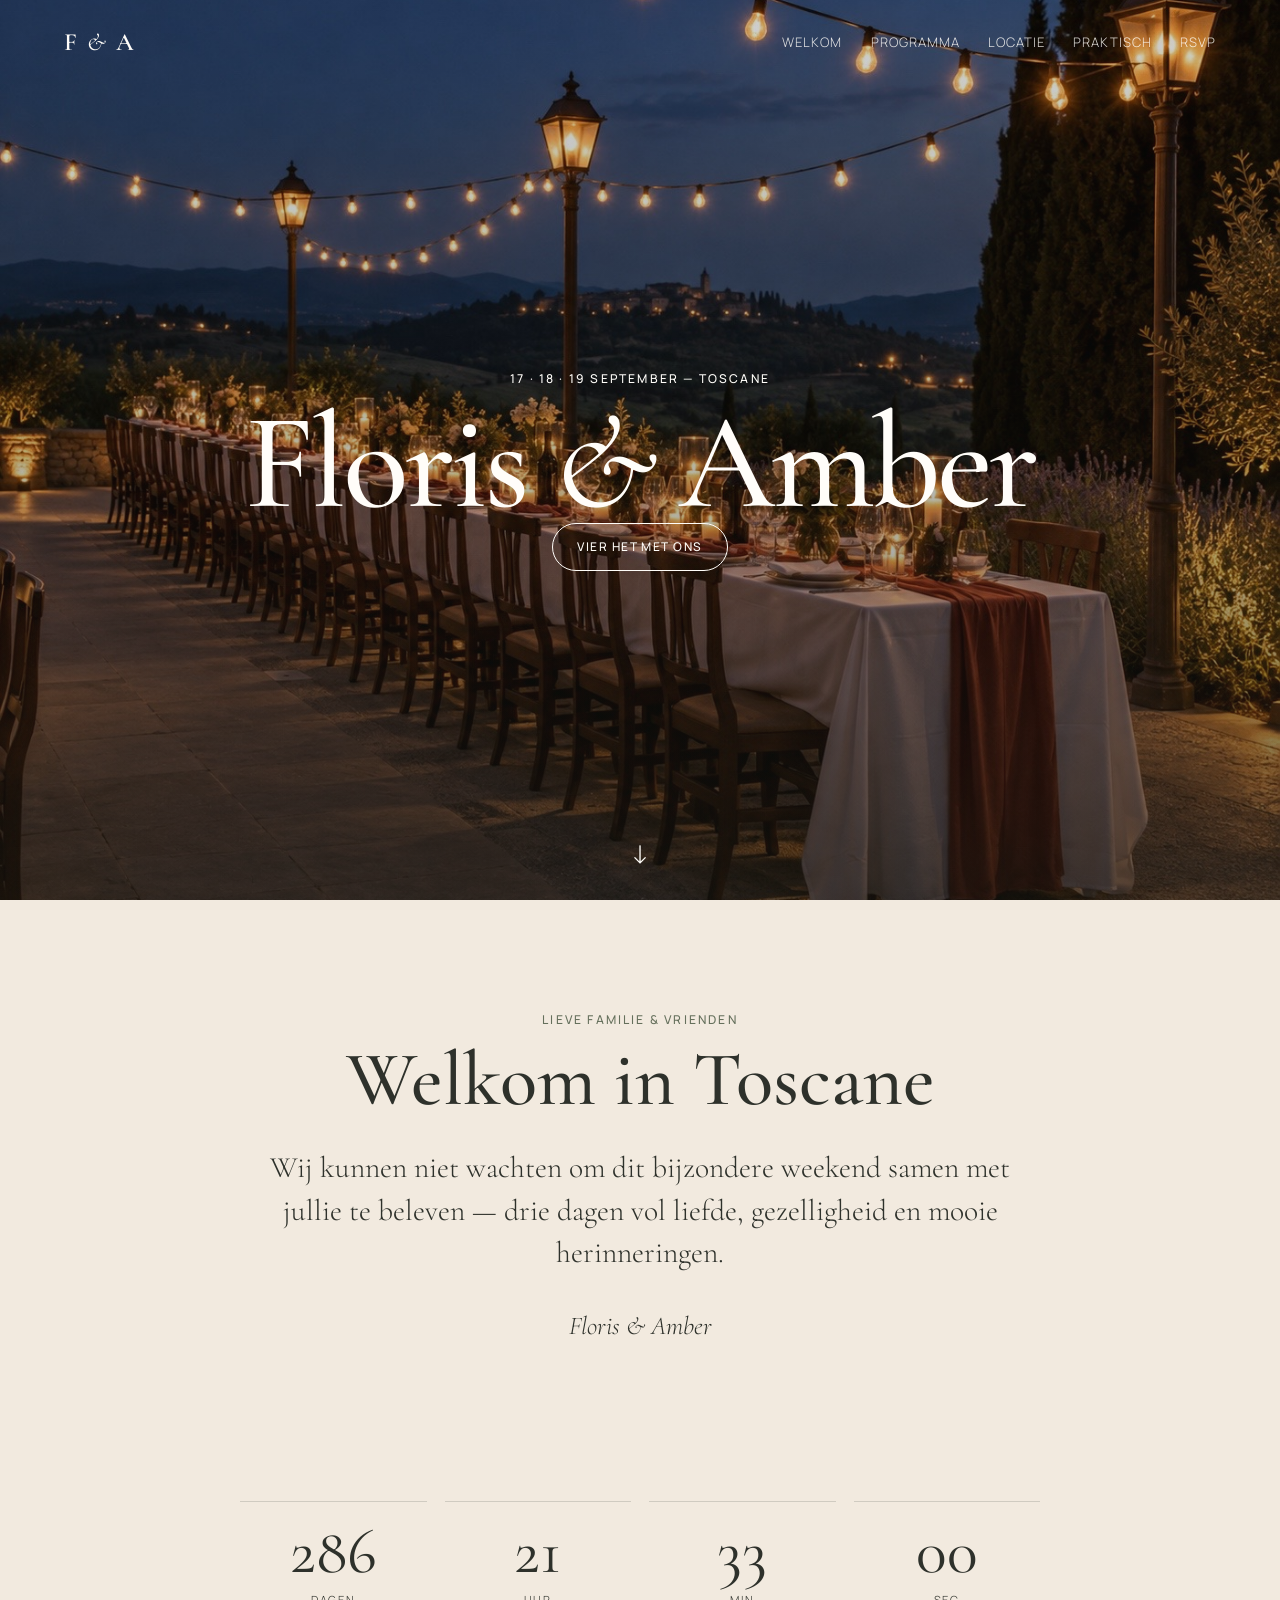
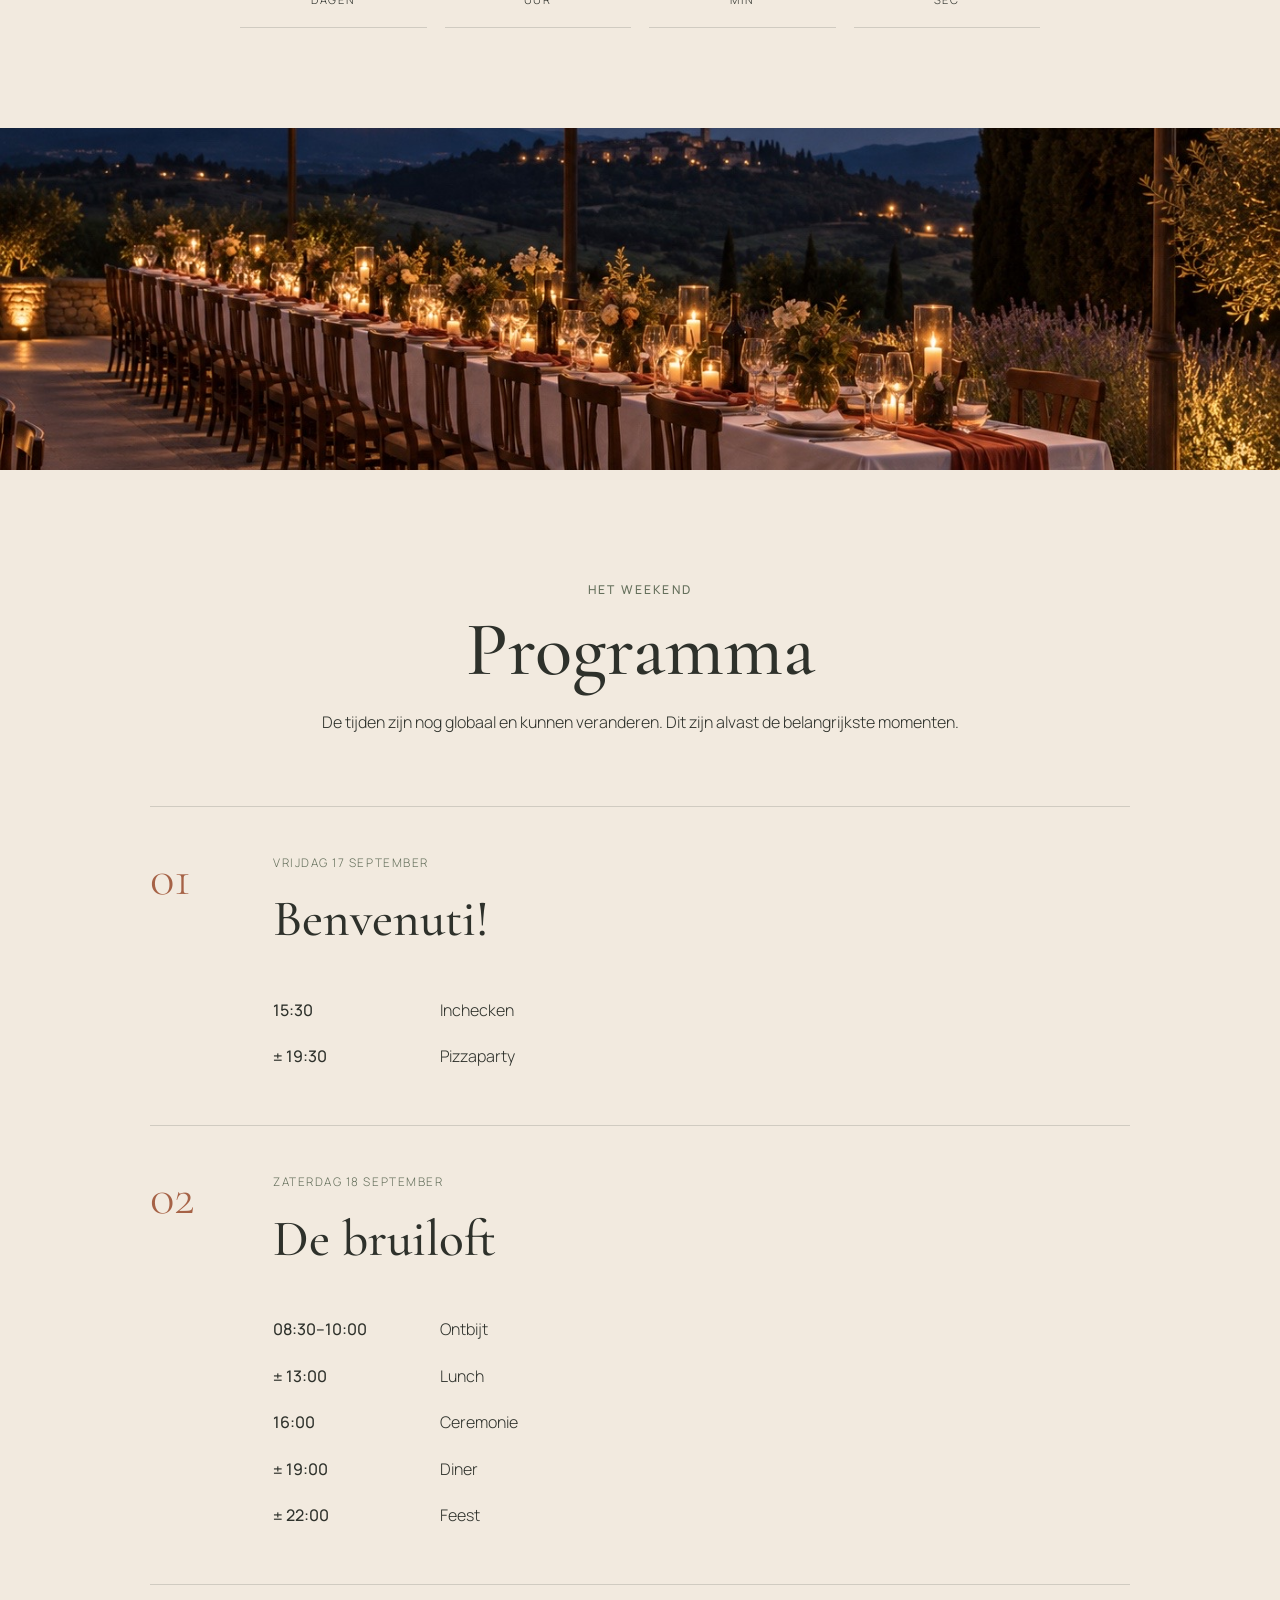
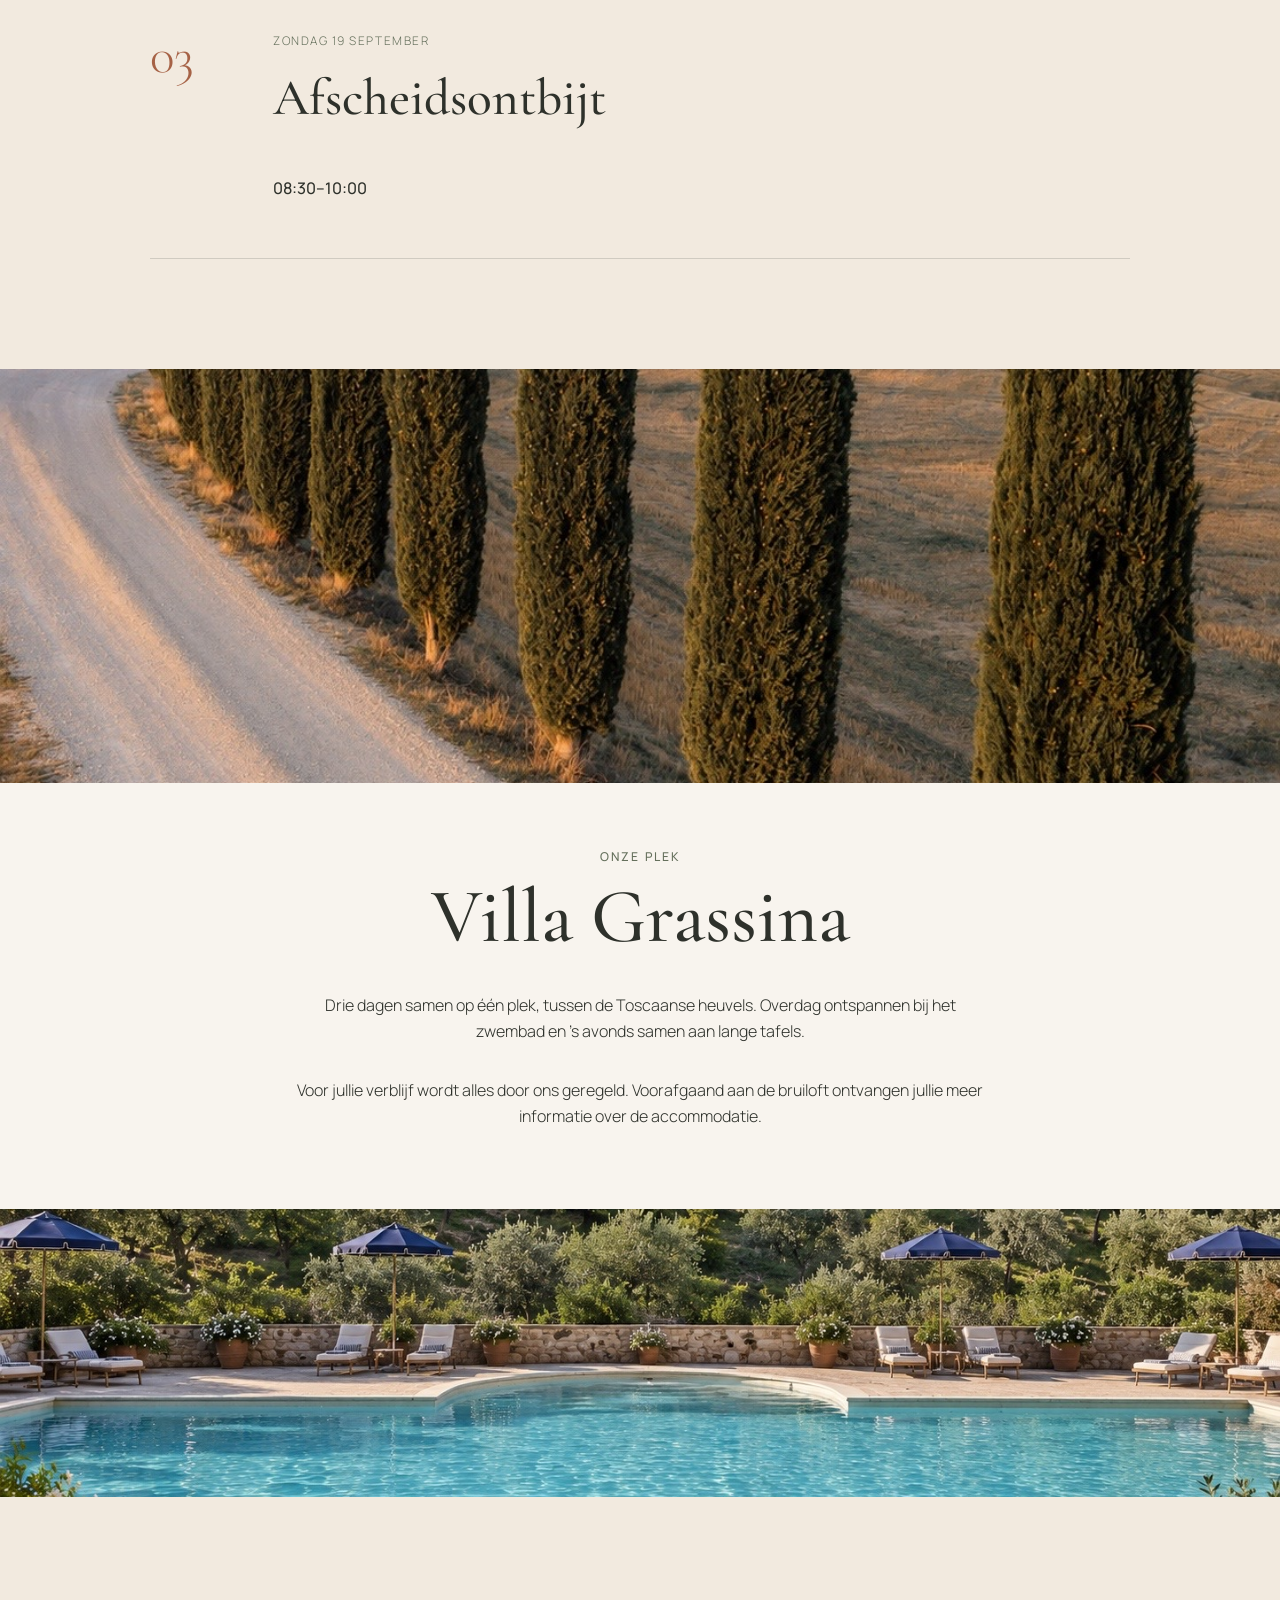
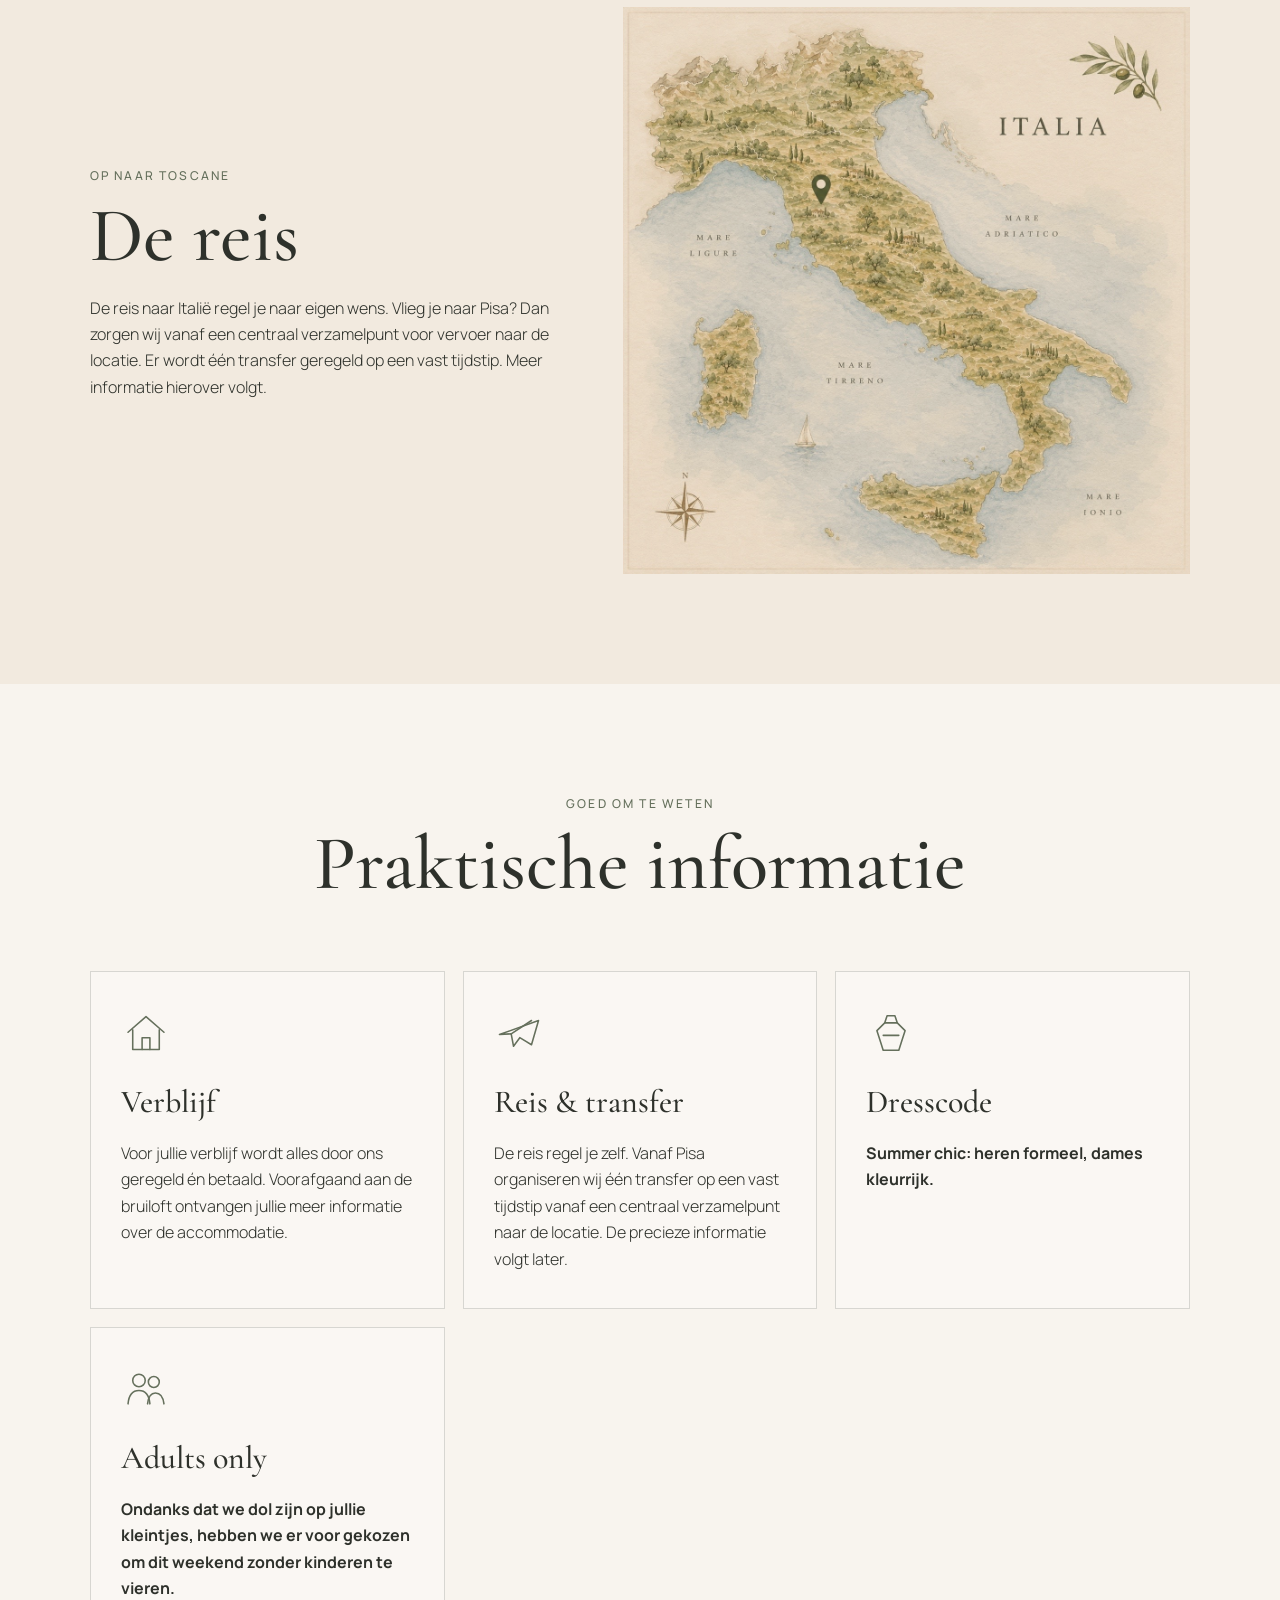
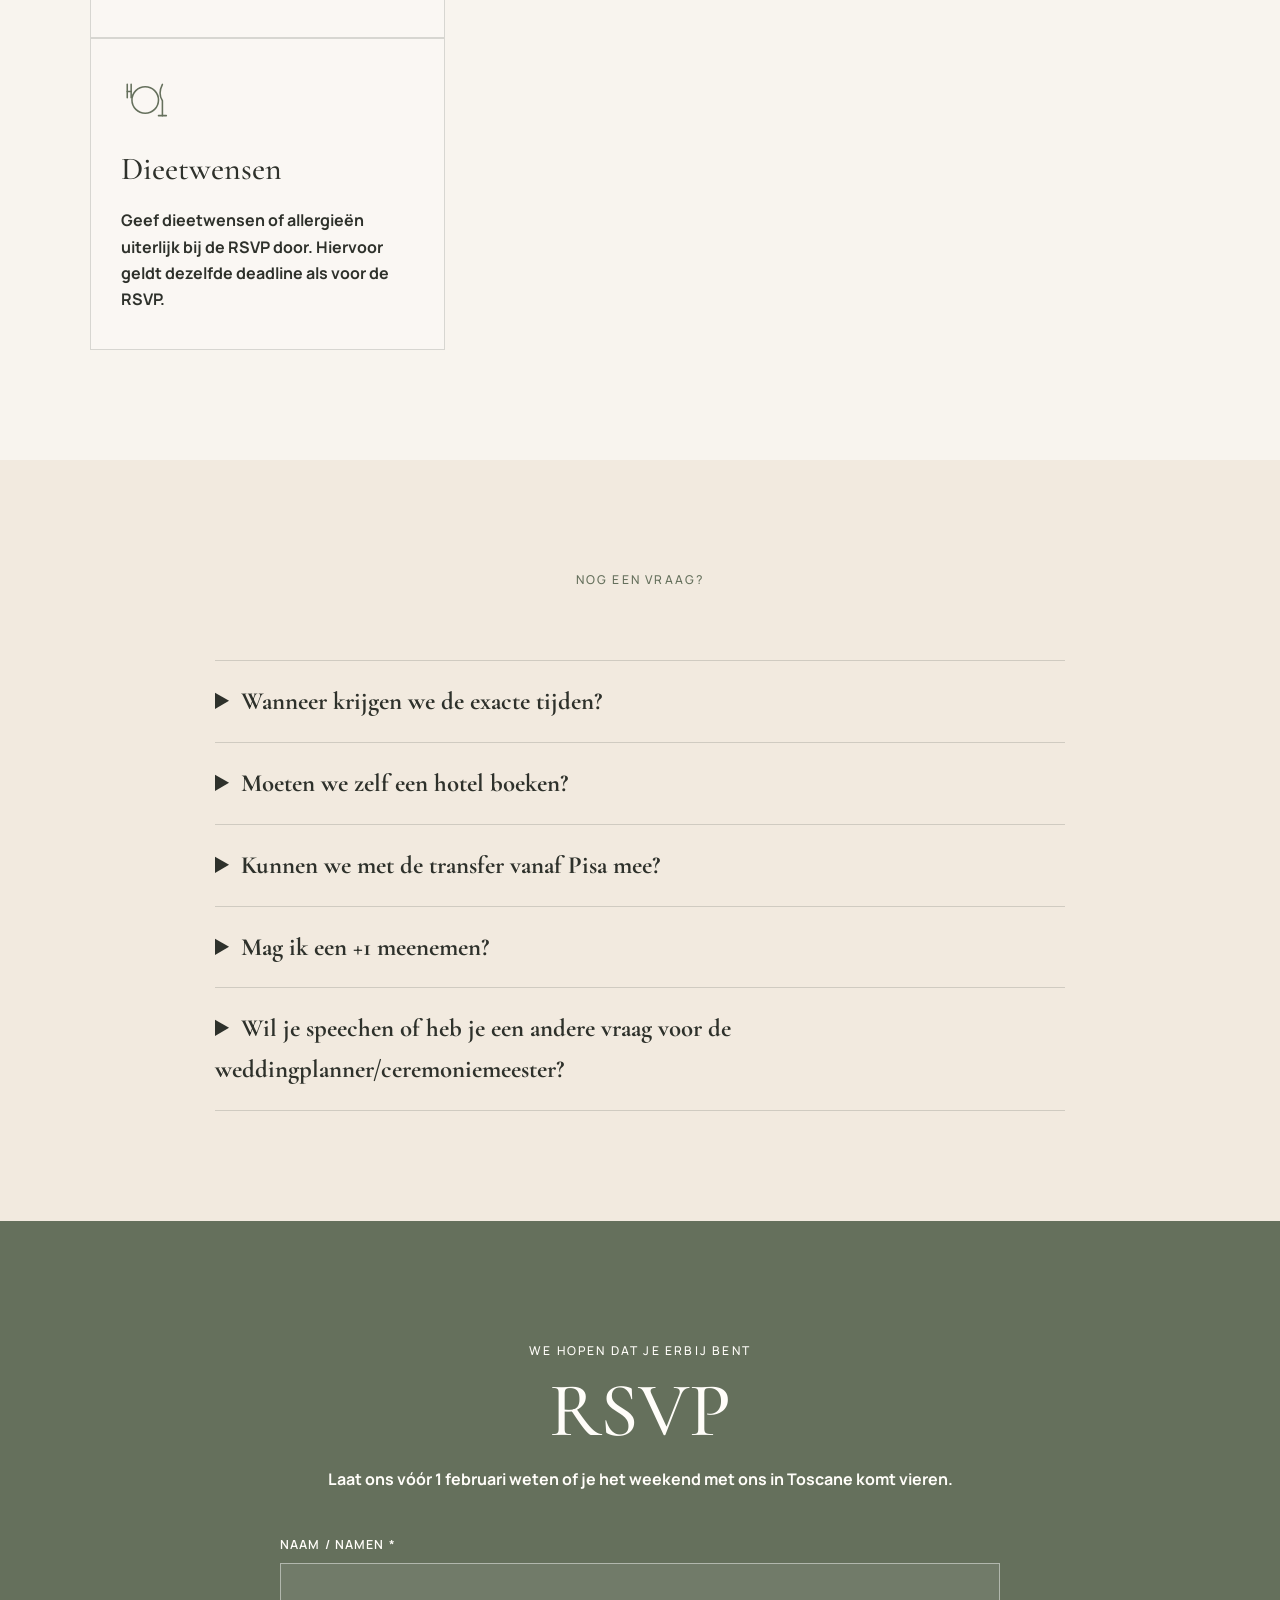
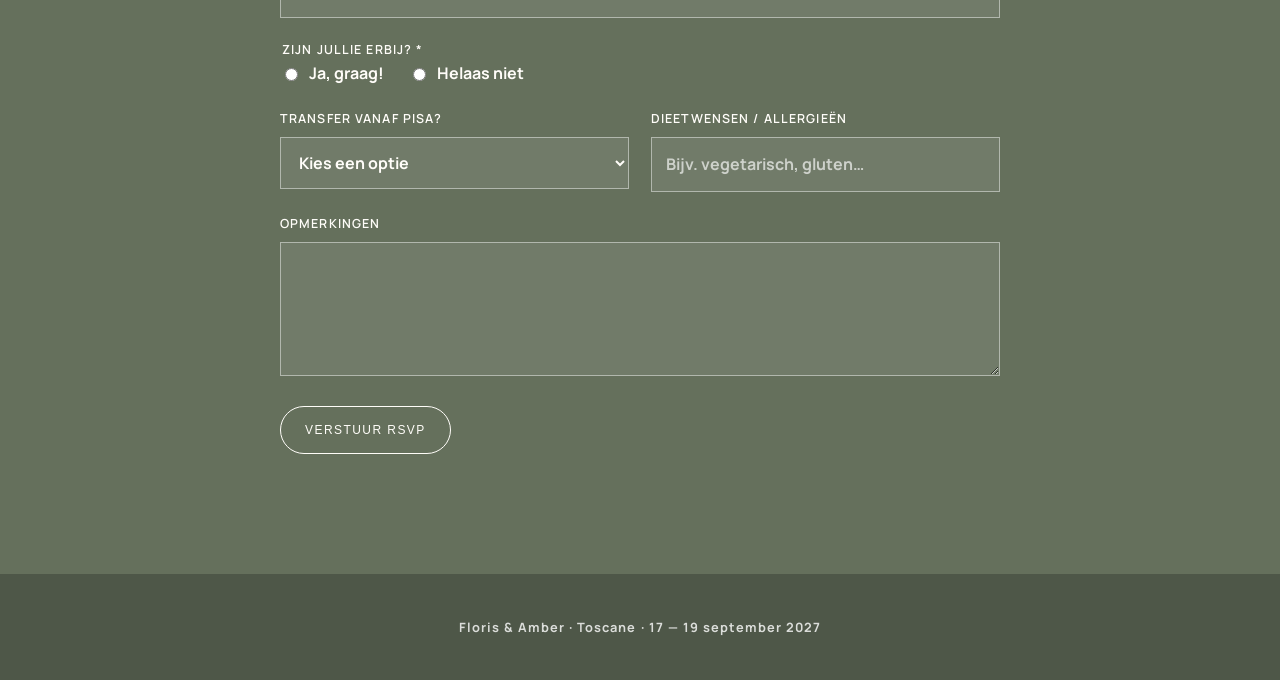
<file: index.html>
<!DOCTYPE html>
<html lang="nl">
<head>
  <meta charset="UTF-8" />
  <meta name="viewport" content="width=device-width, initial-scale=1.0" />
  <meta name="theme-color" content="#f2eadf" />
  <title>Floris & Amber — Toscane 2027</title>
  <meta name="description" content="Floris & Amber vieren hun bruiloft in Toscane van 17 t/m 19 september 2027." />
  <link rel="preconnect" href="https://fonts.googleapis.com">
  <link rel="preconnect" href="https://fonts.gstatic.com" crossorigin>
  <link href="https://fonts.googleapis.com/css2?family=Cormorant+Garamond:ital,wght@0,400;0,500;0,600;1,400&family=Manrope:wght@300;400;500;600&display=swap" rel="stylesheet">
  <link rel="stylesheet" href="styles.css" />

  <style>
    @media (min-width: 821px) {
      .image-break-pool {
        min-height: 32vh;
        background-position: center 68%;
        background-size: cover;
      }
    }
  </style>

  <style>
    @media (min-width: 821px) {
      #locatie.split-section {
        display: flex;
        flex-direction: column;
      }
      #locatie .split-image-cypress {
        width: 100%;
        min-height: 46vh;
      }
      #locatie .split-copy {
        width: 100%;
        max-width: 760px;
        margin: 0 auto;
        padding: 64px 32px;
        text-align: center;
      }
    }
  </style>
</head>
<body>
  <header class="site-header" id="top">
    <a class="brand" href="#top" aria-label="Naar boven">F <span>&</span> A</a>
    <button class="menu-toggle" aria-label="Menu openen" aria-expanded="false">Menu</button>
    <nav class="nav" aria-label="Hoofdnavigatie">
      <a href="#welkom">Welkom</a>
      <a href="#programma">Programma</a>
      <a href="#locatie">Locatie</a>
      <a href="#praktisch">Praktisch</a>
      <a href="#rsvp">RSVP</a>
    </nav>
  </header>

  <main>
    <section class="hero" aria-labelledby="hero-title">
      <video
        class="hero-video"
        autoplay
        muted
        loop
        playsinline
        preload="metadata"
        poster="assets/dinner.jpeg"
        aria-hidden="true">
        <source src="assets/toscane_drone_sunset.mp4" type="video/mp4">
      </video>
      <div class="hero-overlay"></div>
      <div class="hero-content reveal">
        <p class="eyebrow">17 · 18 · 19 september — Toscane</p>
        <h1 id="hero-title">Floris <span>&</span> Amber</h1>
        <a class="button button-light" href="#welkom">Vier het met ons</a>
      </div>
      <a href="#welkom" class="scroll-cue" aria-label="Scroll naar beneden">↓</a>
    </section>

    <section class="section intro" id="welkom">
      <div class="narrow reveal">
        <p class="eyebrow dark">Lieve familie & vrienden</p>
        <h2>Welkom in Toscane</h2>
        <p class="lead">Wij kunnen niet wachten om dit bijzondere weekend samen met jullie te beleven — drie dagen vol liefde, gezelligheid en mooie herinneringen.</p>
        <p class="signature">Floris & Amber</p>
      </div>
    </section>

    <section class="countdown-section">
      <div class="countdown-wrap reveal">
        <div class="countdown" id="countdown" aria-live="polite">
          <div><strong id="days">000</strong><span>dagen</span></div>
          <div><strong id="hours">00</strong><span>uur</span></div>
          <div><strong id="minutes">00</strong><span>min</span></div>
          <div><strong id="seconds">00</strong><span>sec</span></div>
        </div>
      </div>
    </section>

    <section class="image-break image-break-dinner" aria-label="Toscaanse dinertafel"></section>

    <section class="section" id="programma">
      <div class="section-heading reveal">
        <p class="eyebrow dark">Het weekend</p>
        <h2>Programma</h2>
        <p>De tijden zijn nog globaal en kunnen veranderen. Dit zijn alvast de belangrijkste momenten.</p>
      </div>

      <div class="timeline">
        <article class="day reveal">
          <div class="day-number">01</div>
          <div>
            <p class="day-date">Vrijdag 17 september</p>
            <h3>Benvenuti!</h3>
            <div class="schedule-row"><span>15:30</span><p>Inchecken</p></div>
            <div class="schedule-row"><span>± 19:30</span><p>Pizzaparty</p></div>
          </div>
        </article>

        <article class="day reveal">
          <div class="day-number">02</div>
          <div>
            <p class="day-date">Zaterdag 18 september</p>
            <h3>De bruiloft</h3>
            <div class="schedule-row"><span>08:30–10:00</span><p>Ontbijt</p></div>
            <div class="schedule-row"><span>± 13:00</span><p>Lunch</p></div>
            <div class="schedule-row"><span>16:00</span><p>Ceremonie</p></div>
            <div class="schedule-row"><span>± 19:00</span><p>Diner</p></div>
            <div class="schedule-row"><span>± 22:00</span><p>Feest</p></div>
          </div>
        </article>

        <article class="day reveal">
          <div class="day-number">03</div>
          <div>
            <p class="day-date">Zondag 19 september</p>
            <h3>Afscheidsontbijt</h3>
            <div class="schedule-row"><span>08:30–10:00</span><p></p></div>
          </div>
        </article>
      </div>
    </section>

    <section class="split-section" id="locatie">
      <div class="split-image split-image-cypress"></div>
      <div class="split-copy reveal">
        <p class="eyebrow dark">Onze plek</p>
        <h2>Villa Grassina</h2>
        <p>Drie dagen samen op één plek, tussen de Toscaanse heuvels. Overdag ontspannen bij het zwembad en ’s avonds samen aan lange tafels.</p>
        <p>Voor jullie verblijf wordt alles door ons geregeld. Voorafgaand aan de bruiloft ontvangen jullie meer informatie over de accommodatie.</p>
      </div>
    </section>

    <section class="image-break image-break-pool" aria-label="Zwembad in Toscane"></section>

    <section class="section map-section">
      <div class="map-grid">
        <div class="map-copy reveal">
          <p class="eyebrow dark">Op naar Toscane</p>
          <h2>De reis</h2>
          <p>De reis naar Italië regel je naar eigen wens. Vlieg je naar Pisa? Dan zorgen wij vanaf een centraal verzamelpunt voor vervoer naar de locatie. Er wordt één transfer geregeld op een vast tijdstip. Meer informatie hierover volgt.</p>
        </div>
        <img src="assets/toscane-map.jpeg" alt="Aquarelkaart van Toscane" class="map-art reveal" />
      </div>
    </section>


    <section class="section practical" id="praktisch">
      <div class="section-heading reveal">
        <p class="eyebrow dark">Goed om te weten</p>
        <h2>Praktische informatie</h2>
      </div>

      <div class="cards">
        <article class="card reveal">
          <div class="icon" aria-hidden="true">
            <svg viewBox="0 0 64 64"><path d="M9 31 32 11l23 20"/><path d="M15 28v25h34V28"/><path d="M27 53V38h10v15"/></svg>
          </div>
          <h3>Verblijf</h3>
          <p>Voor jullie verblijf wordt alles door ons geregeld én betaald. Voorafgaand aan de bruiloft ontvangen jullie meer informatie over de accommodatie.</p>
        </article>

        <article class="card reveal">
          <div class="icon" aria-hidden="true">
            <svg viewBox="0 0 64 64"><path d="M7 34 57 16l-9 31-15-9-8 11-3-16Z"/><path d="m22 33 26-17"/></svg>
          </div>
          <h3>Reis & transfer</h3>
          <p>De reis regel je zelf. Vanaf Pisa organiseren wij één transfer op een vast tijdstip vanaf een centraal verzamelpunt naar de locatie. De precieze informatie volgt later.</p>
        </article>

        <article class="card reveal">
          <div class="icon" aria-hidden="true">
            <svg viewBox="0 0 64 64"><path d="M27 10h10l3 9 10 10-8 25H22l-8-25 10-10Z"/><path d="M24 19h16"/><path d="m22 35 20 0"/></svg>
          </div>
          <h3>Dresscode</h3>
          <p><strong>Summer chic: heren formeel, dames kleurrijk.</p>
        </article>

        <article class="card reveal">
          <div class="icon" aria-hidden="true">
            <svg viewBox="0 0 64 64"><circle cx="23" cy="21" r="8"/><circle cx="42" cy="23" r="7"/><path d="M9 51c1-11 6-17 14-17s13 6 14 17"/><path d="M34 51c1-9 4-14 10-14 7 0 10 6 11 14"/></svg>
          </div>
          <h3>Adults only</h3>
          <p>Ondanks dat we dol zijn op jullie kleintjes, hebben we er voor gekozen om dit weekend zonder kinderen te vieren.</p>
        </article>

        <article class="card reveal">
          <div class="icon" aria-hidden="true">
            <svg viewBox="0 0 64 64"><circle cx="31" cy="32" r="17"/><path d="M8 12v17"/><path d="M13 12v17"/><path d="M8 21h5"/><path d="M53 12c-4 8-4 15 0 21v19"/><path d="M48 52h10"/></svg>
          </div>
          <h3>Dieetwensen</h3>
          <p>Geef dieetwensen of allergieën uiterlijk bij de RSVP door. Hiervoor geldt dezelfde deadline als voor de RSVP.</p>
        </article>
      </div>
    </section>

    <section class="section faq-section">
      <div class="faq-wrap">
        <div class="section-heading reveal">
          <p class="eyebrow dark">Nog een vraag?</p>
        </div>
        <details class="reveal"><summary>Wanneer krijgen we de exacte tijden?</summary><p>Zodra het programma definitief is, werken we de website bij met de laatste tijden en informatie.</p></details>
        <details class="reveal"><summary>Moeten we zelf een hotel boeken?</summary><p>Nee. Voor jullie verblijf tijdens het trouwweekend wordt alles door ons geregeld en betaald.</p></details>
        <details class="reveal"><summary>Kunnen we met de transfer vanaf Pisa mee?</summary><p>Ja. Er komt één transfer op een vast tijdstip vanaf een centraal verzamelpunt bij Pisa. De precieze informatie volgt later.</p></details>
        <details class="reveal"><summary>Mag ik een +1 meenemen?</summary><p>Om ons weekend klein en persoonlijk te houden, geldt de uitnodiging alleen voor de mensen die op de uitnodiging vermeld staan.</p></details>
        <details class="reveal"><summary>Wil je speechen of heb je een andere vraag voor de weddingplanner/ceremoniemeester?</summary><p>Mail dan naar <a href="mailto:weddingaenf@outlook.com">weddingaenf@outlook.com</a>.</p></details>
      </div>
    </section>

    <section class="rsvp" id="rsvp">
      <div class="rsvp-inner reveal">
        <p class="eyebrow">We hopen dat je erbij bent</p>
        <h2>RSVP</h2>
        <p>Laat ons vóór 1 februari weten of je het weekend met ons in Toscane komt vieren.</p>

        <p class="rsvp-deadline"></p>
        <form class="rsvp-form" action="https://submit-form.com/VcaKfPl2p" method="POST">
          <input type="hidden" name="_email.subject" value="Nieuwe RSVP — Floris & Amber">
          <input type="text" name="_honeypot" class="hidden-field" tabindex="-1" autocomplete="off">

          <div class="form-grid">
            <label class="field full">
              <span>Naam / namen *</span>
              <input type="text" name="Naam / namen" required autocomplete="name">
            </label>

            <fieldset class="field full">
              <legend>Zijn jullie erbij? *</legend>
              <div class="choice-row">
                <label><input type="radio" name="Aanwezig" value="Ja" required> Ja, graag!</label>
                <label><input type="radio" name="Aanwezig" value="Nee"> Helaas niet</label>
              </div>
            </fieldset>

            <label class="field">
              <span>Transfer vanaf Pisa?</span>
              <select name="Transfer vanaf Pisa">
                <option value="">Kies een optie</option>
                <option value="Ja">Ja</option>
                <option value="Nee">Nee</option>
                <option value="Nog niet bekend">Nog niet bekend</option>
              </select>
            </label>

            <label class="field">
              <span>Dieetwensen / allergieën</span>
              <input type="text" name="Dieetwensen / allergieën" placeholder="Bijv. vegetarisch, gluten…">
            </label>

            <label class="field full">
              <span>Opmerkingen</span>
              <textarea name="Opmerkingen" rows="4"></textarea>
            </label>
          </div>

              <button class="button rsvp-button" type="submit">Verstuur RSVP</button>
          <p class="rsvp-thanks" id="rsvp-thanks" hidden>Dankjewel! Jullie RSVP is verstuurd. 🤍</p>
        </form>
      </div>
    </section>
  </main>


  <footer>
    <p>Floris & Amber · Toscane · 17 — 19 september 2027</p>
  </footer>

  <script src="script.js"></script>

  <script>
    (() => {
      const form = document.querySelector(".rsvp-form");
      const thanks = document.getElementById("rsvp-thanks");
      if (!form || !thanks) return;

      const button = form.querySelector('button[type="submit"]');

      form.addEventListener("submit", async (event) => {
        event.preventDefault();

        const originalText = button.textContent;
        button.disabled = true;
        button.textContent = "Even versturen…";

        try {
          const response = await fetch(form.action, {
            method: "POST",
            headers: { "Accept": "application/json" },
            body: new FormData(form)
          });

          if (!response.ok) throw new Error("Versturen mislukt");

          form.reset();
          thanks.hidden = false;
          button.textContent = "RSVP verstuurd ✓";
        } catch (error) {
          button.disabled = false;
          button.textContent = originalText;
          alert("Het versturen is niet gelukt. Probeer het alsjeblieft nog een keer.");
        }
      });
    })();
  </script>
</body>
</html>
</file>
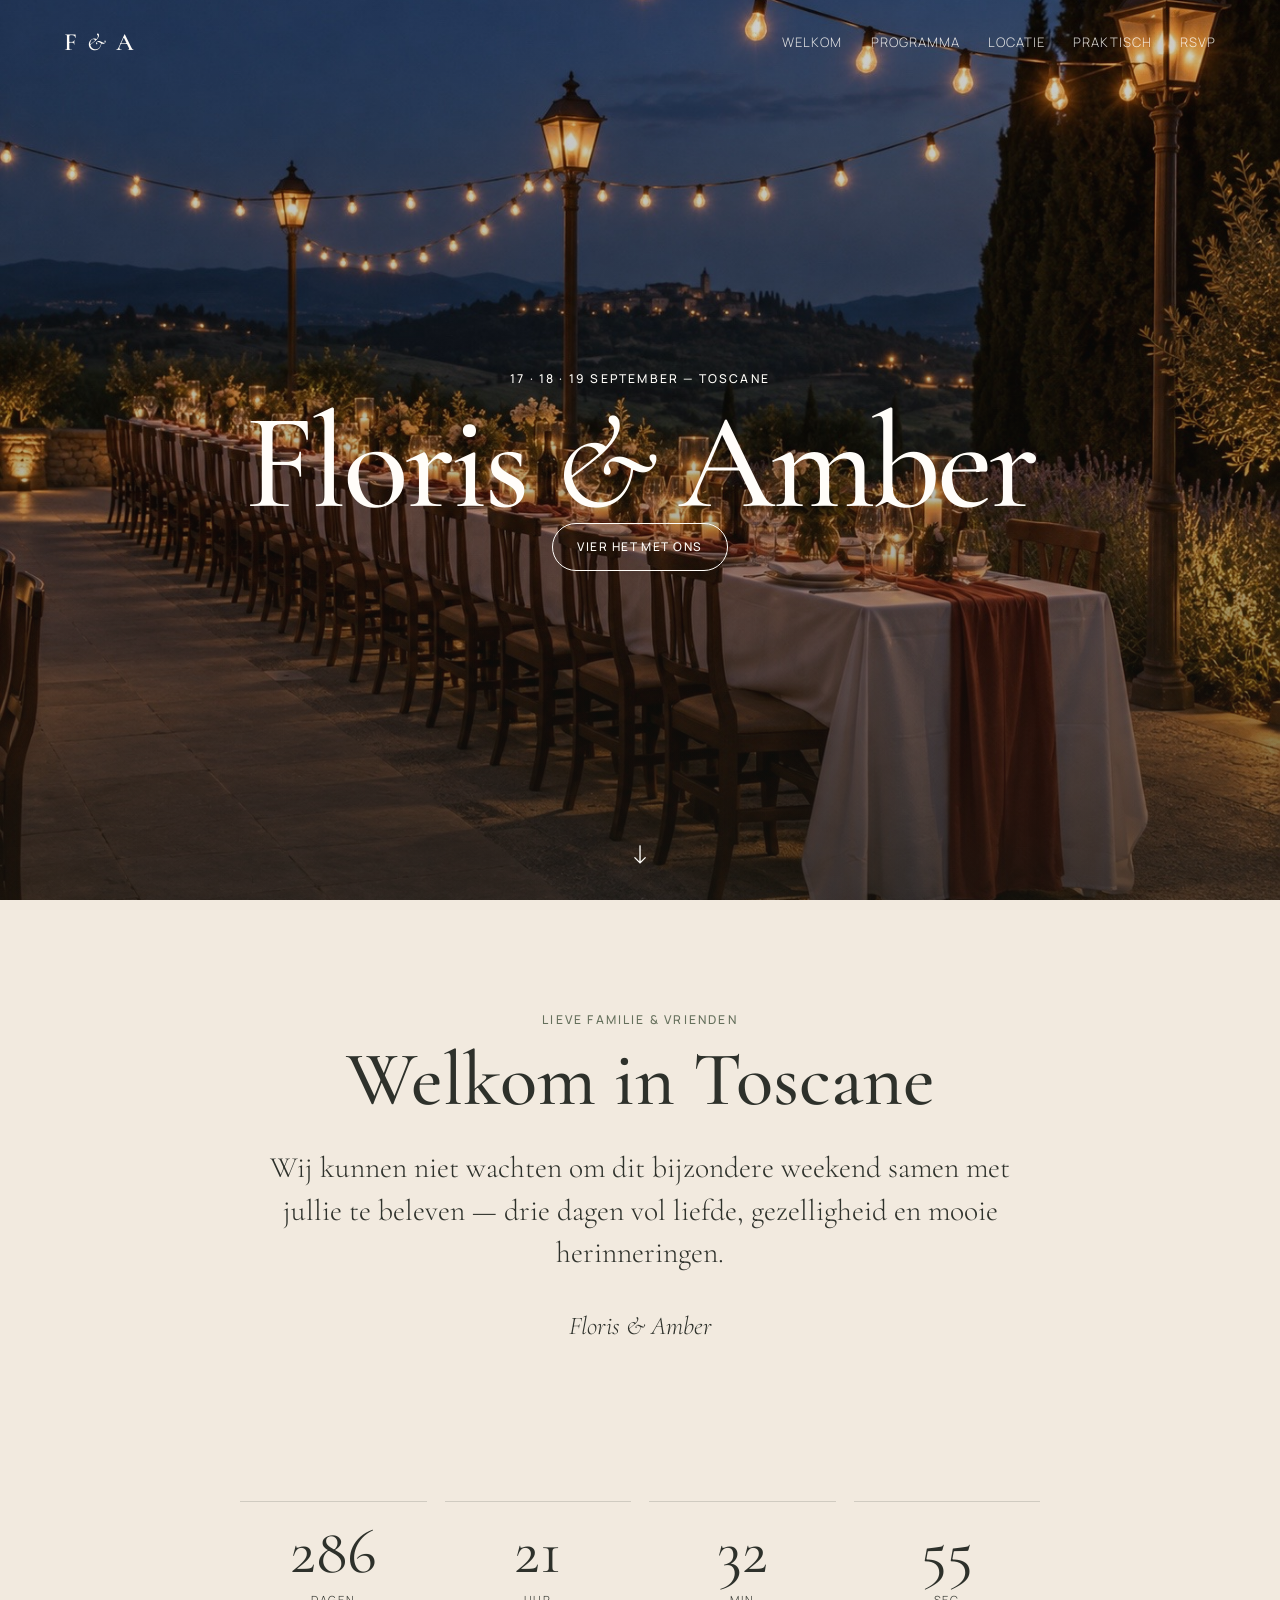
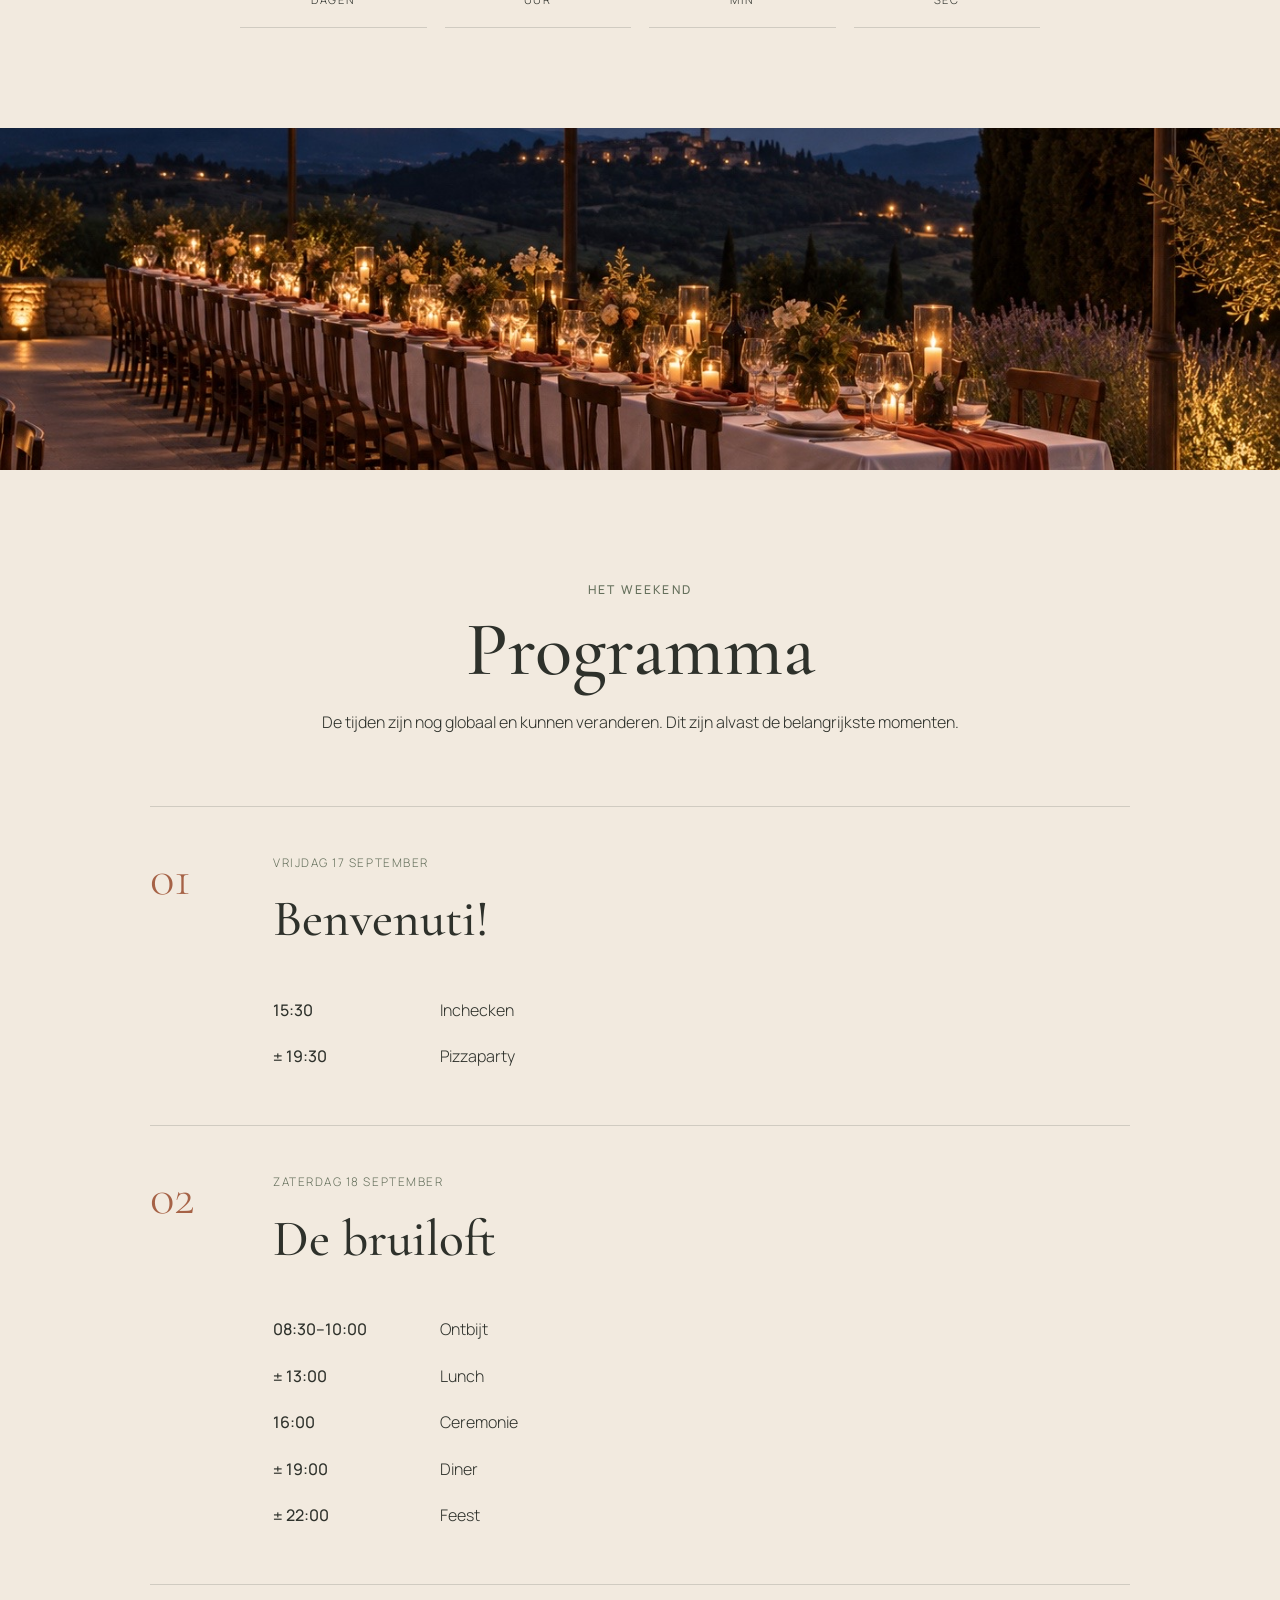
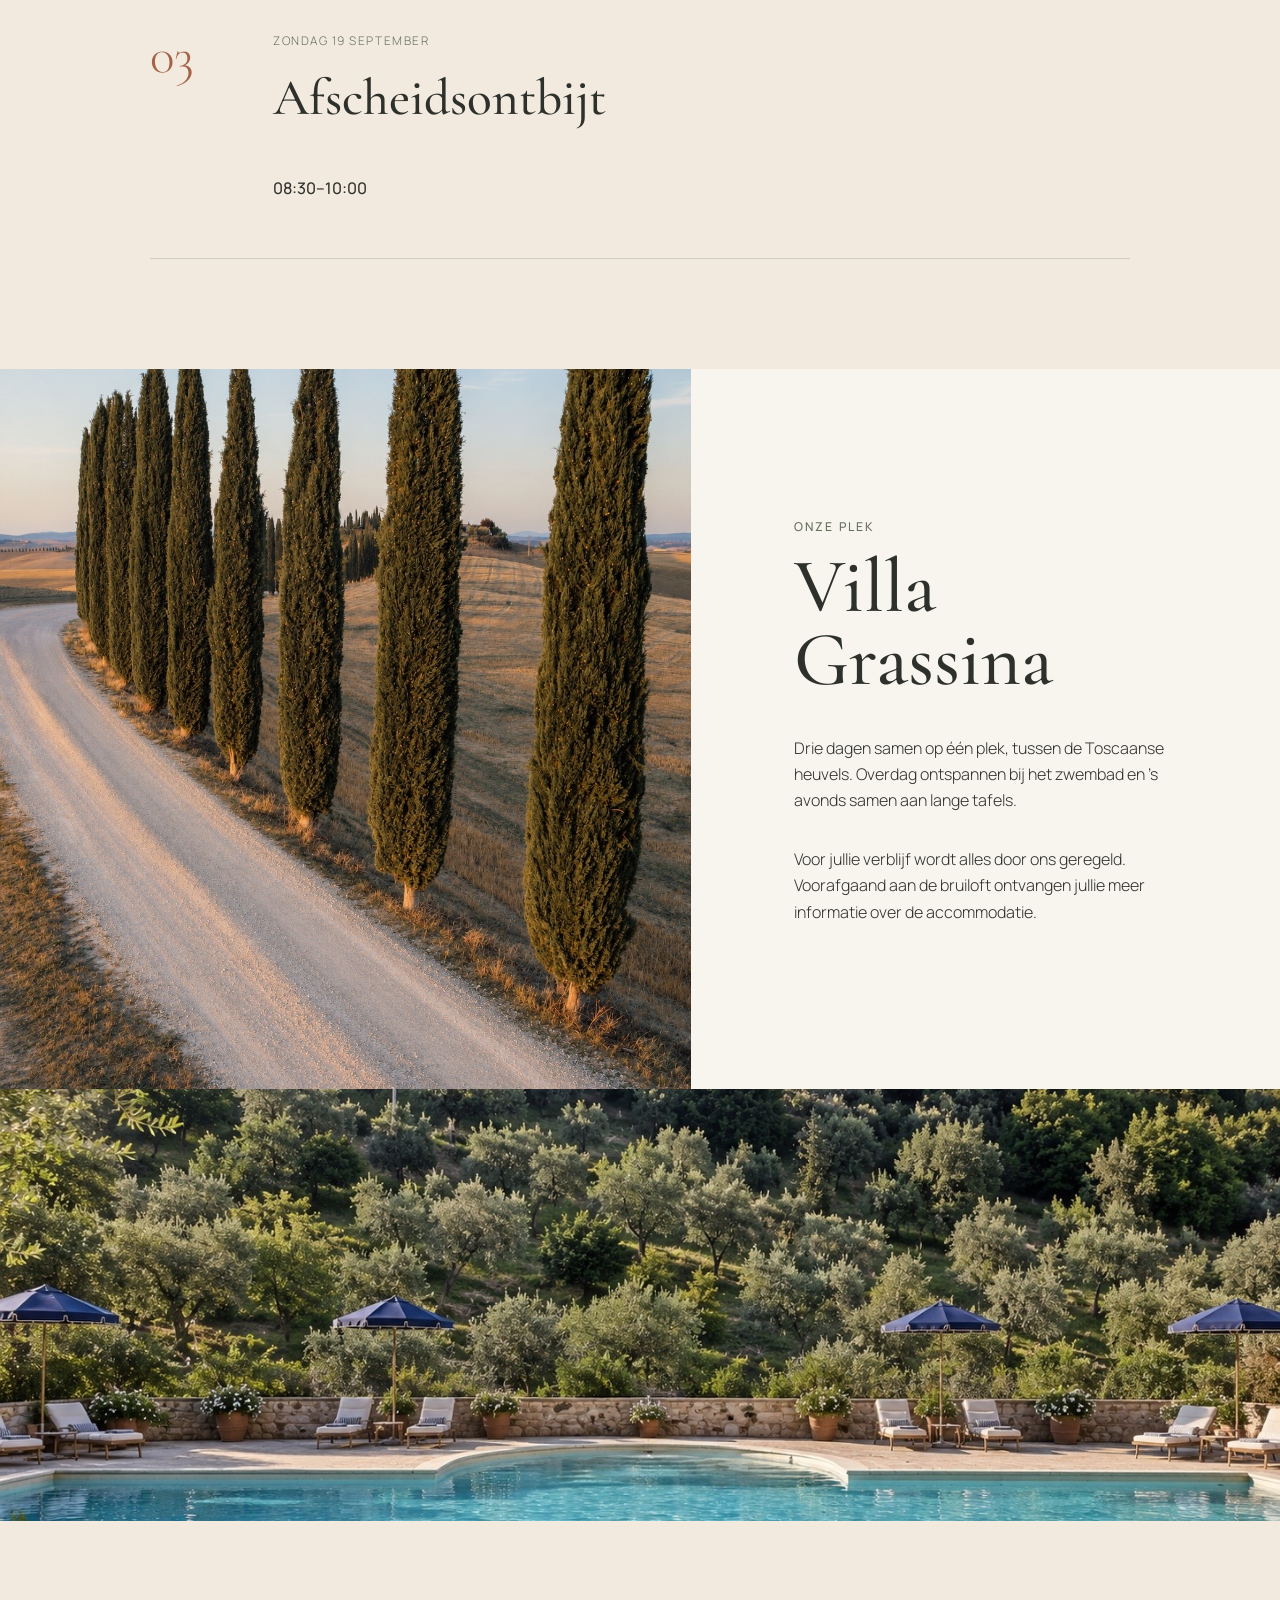
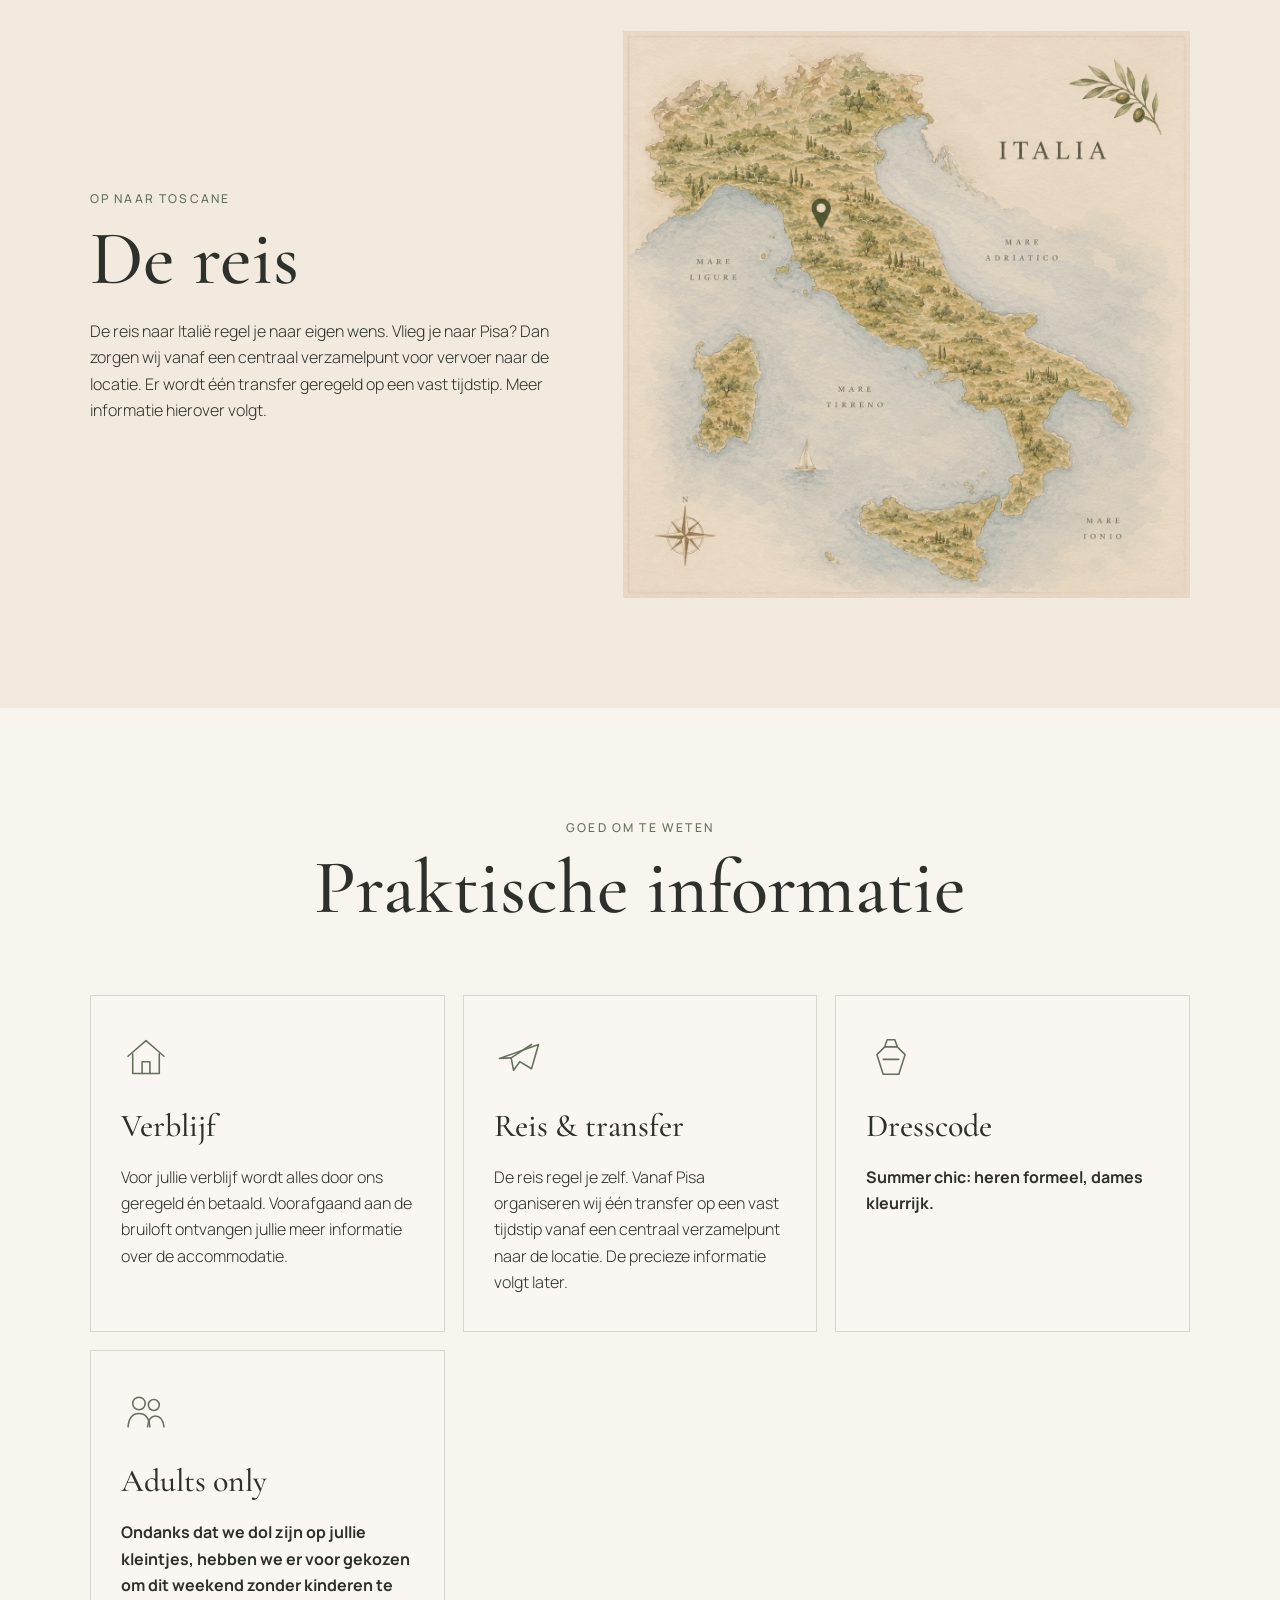
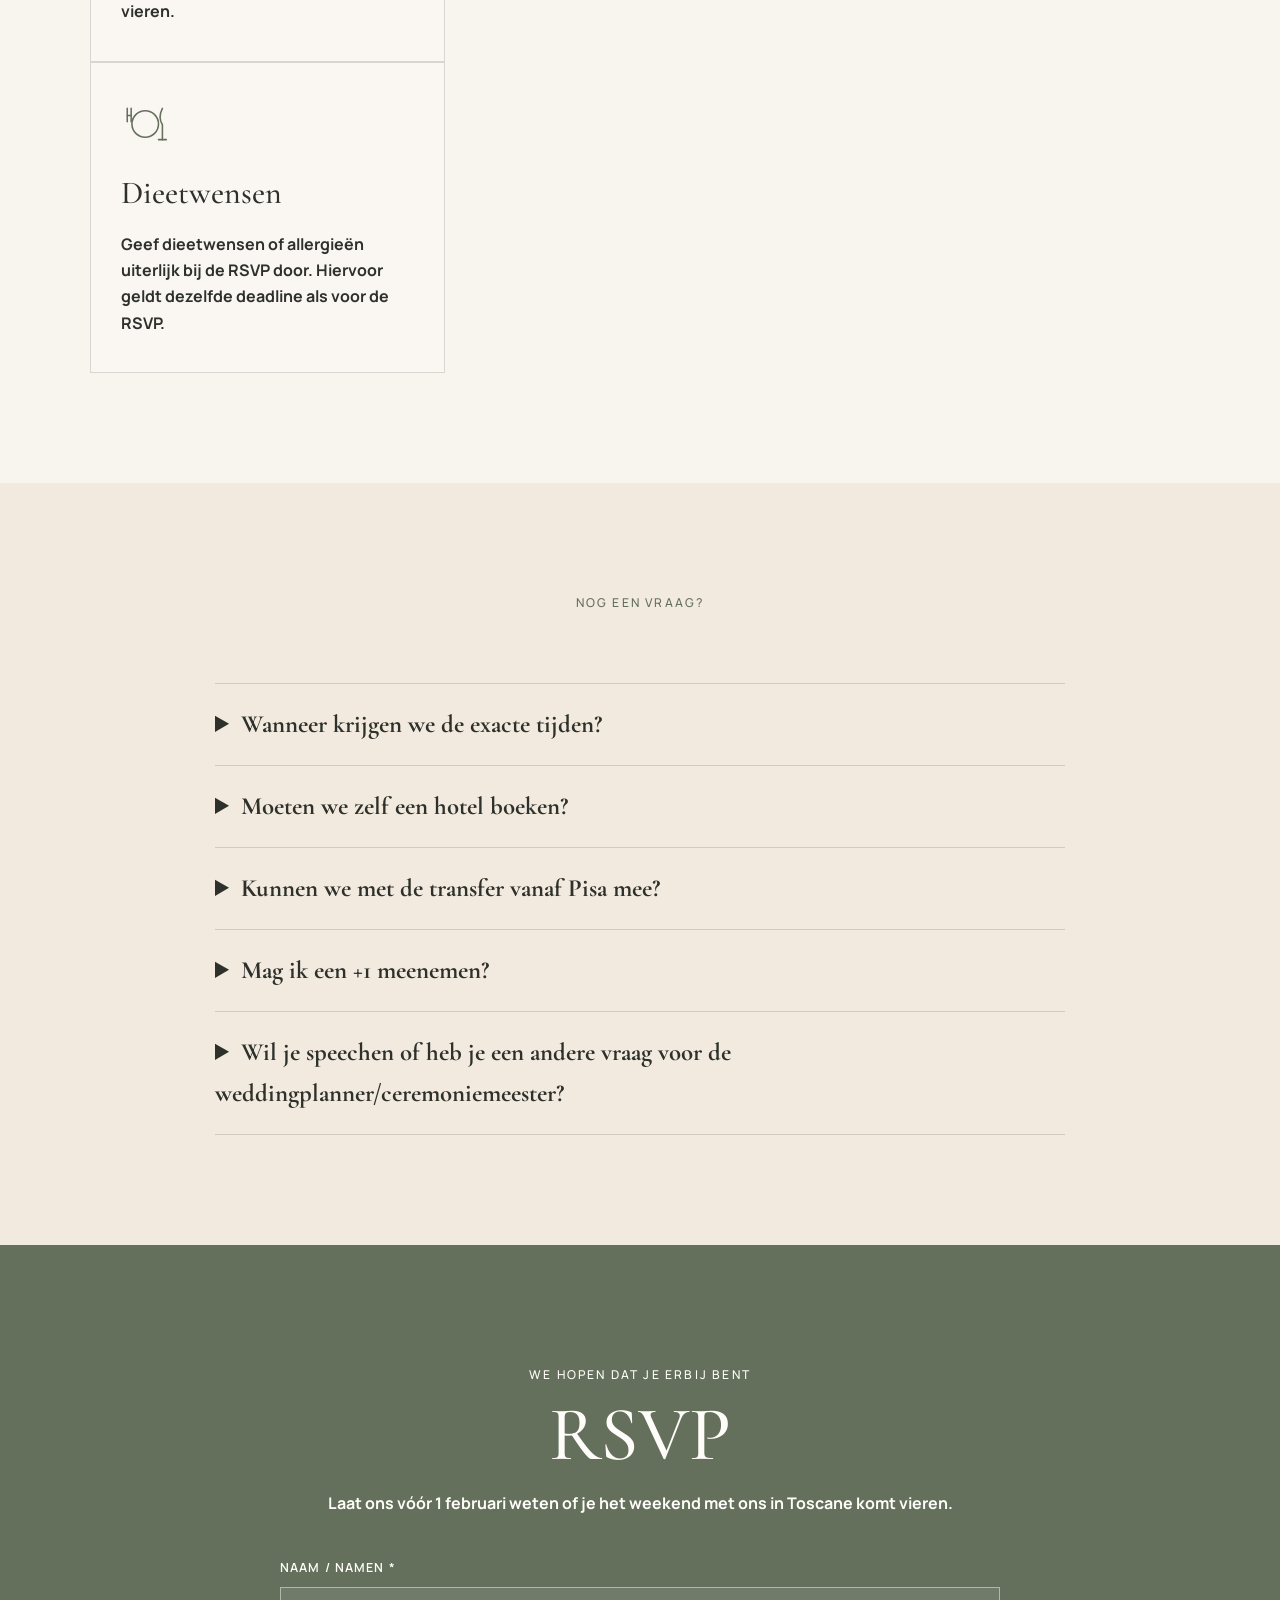
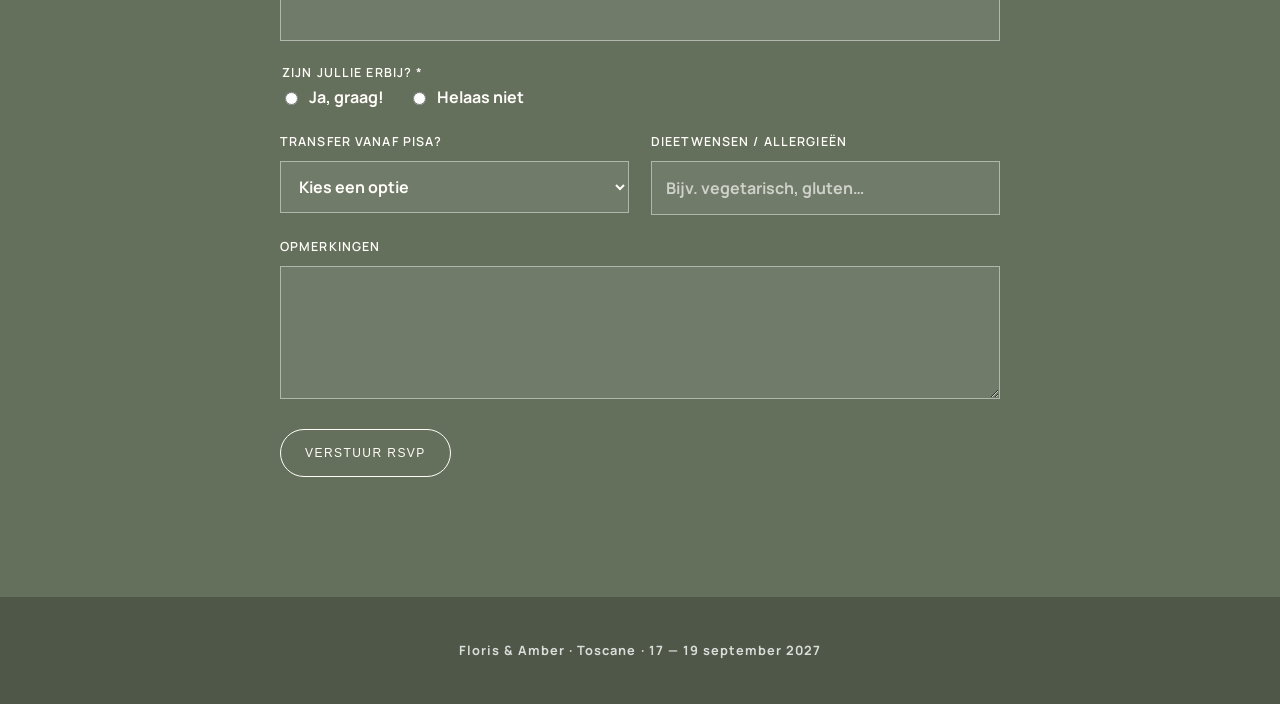
<file: index (2).html>
<!DOCTYPE html>
<html lang="nl">
<head>
  <meta charset="UTF-8" />
  <meta name="viewport" content="width=device-width, initial-scale=1.0" />
  <meta name="theme-color" content="#f2eadf" />
  <title>Floris & Amber — Toscane 2027</title>
  <meta name="description" content="Floris & Amber vieren hun bruiloft in Toscane van 17 t/m 19 september 2027." />
  <link rel="preconnect" href="https://fonts.googleapis.com">
  <link rel="preconnect" href="https://fonts.gstatic.com" crossorigin>
  <link href="https://fonts.googleapis.com/css2?family=Cormorant+Garamond:ital,wght@0,400;0,500;0,600;1,400&family=Manrope:wght@300;400;500;600&display=swap" rel="stylesheet">
  <link rel="stylesheet" href="styles.css" />

  <style>
    @media (min-width: 821px) {
      .image-break-pool {
        min-height: 48vh;
        background-position: center center;
        background-size: cover;
      }
    }
  </style>
</head>
<body>
  <header class="site-header" id="top">
    <a class="brand" href="#top" aria-label="Naar boven">F <span>&</span> A</a>
    <button class="menu-toggle" aria-label="Menu openen" aria-expanded="false">Menu</button>
    <nav class="nav" aria-label="Hoofdnavigatie">
      <a href="#welkom">Welkom</a>
      <a href="#programma">Programma</a>
      <a href="#locatie">Locatie</a>
      <a href="#praktisch">Praktisch</a>
      <a href="#rsvp">RSVP</a>
    </nav>
  </header>

  <main>
    <section class="hero" aria-labelledby="hero-title">
      <video
        class="hero-video"
        autoplay
        muted
        loop
        playsinline
        preload="metadata"
        poster="assets/dinner.jpeg"
        aria-hidden="true">
        <source src="assets/toscane_drone_sunset.mp4" type="video/mp4">
      </video>
      <div class="hero-overlay"></div>
      <div class="hero-content reveal">
        <p class="eyebrow">17 · 18 · 19 september — Toscane</p>
        <h1 id="hero-title">Floris <span>&</span> Amber</h1>
        <a class="button button-light" href="#welkom">Vier het met ons</a>
      </div>
      <a href="#welkom" class="scroll-cue" aria-label="Scroll naar beneden">↓</a>
    </section>

    <section class="section intro" id="welkom">
      <div class="narrow reveal">
        <p class="eyebrow dark">Lieve familie & vrienden</p>
        <h2>Welkom in Toscane</h2>
        <p class="lead">Wij kunnen niet wachten om dit bijzondere weekend samen met jullie te beleven — drie dagen vol liefde, gezelligheid en mooie herinneringen.</p>
        <p class="signature">Floris & Amber</p>
      </div>
    </section>

    <section class="countdown-section">
      <div class="countdown-wrap reveal">
        <div class="countdown" id="countdown" aria-live="polite">
          <div><strong id="days">000</strong><span>dagen</span></div>
          <div><strong id="hours">00</strong><span>uur</span></div>
          <div><strong id="minutes">00</strong><span>min</span></div>
          <div><strong id="seconds">00</strong><span>sec</span></div>
        </div>
      </div>
    </section>

    <section class="image-break image-break-dinner" aria-label="Toscaanse dinertafel"></section>

    <section class="section" id="programma">
      <div class="section-heading reveal">
        <p class="eyebrow dark">Het weekend</p>
        <h2>Programma</h2>
        <p>De tijden zijn nog globaal en kunnen veranderen. Dit zijn alvast de belangrijkste momenten.</p>
      </div>

      <div class="timeline">
        <article class="day reveal">
          <div class="day-number">01</div>
          <div>
            <p class="day-date">Vrijdag 17 september</p>
            <h3>Benvenuti!</h3>
            <div class="schedule-row"><span>15:30</span><p>Inchecken</p></div>
            <div class="schedule-row"><span>± 19:30</span><p>Pizzaparty</p></div>
          </div>
        </article>

        <article class="day reveal">
          <div class="day-number">02</div>
          <div>
            <p class="day-date">Zaterdag 18 september</p>
            <h3>De bruiloft</h3>
            <div class="schedule-row"><span>08:30–10:00</span><p>Ontbijt</p></div>
            <div class="schedule-row"><span>± 13:00</span><p>Lunch</p></div>
            <div class="schedule-row"><span>16:00</span><p>Ceremonie</p></div>
            <div class="schedule-row"><span>± 19:00</span><p>Diner</p></div>
            <div class="schedule-row"><span>± 22:00</span><p>Feest</p></div>
          </div>
        </article>

        <article class="day reveal">
          <div class="day-number">03</div>
          <div>
            <p class="day-date">Zondag 19 september</p>
            <h3>Afscheidsontbijt</h3>
            <div class="schedule-row"><span>08:30–10:00</span><p></p></div>
          </div>
        </article>
      </div>
    </section>

    <section class="split-section" id="locatie">
      <div class="split-image split-image-cypress"></div>
      <div class="split-copy reveal">
        <p class="eyebrow dark">Onze plek</p>
        <h2>Villa Grassina</h2>
        <p>Drie dagen samen op één plek, tussen de Toscaanse heuvels. Overdag ontspannen bij het zwembad en ’s avonds samen aan lange tafels.</p>
        <p>Voor jullie verblijf wordt alles door ons geregeld. Voorafgaand aan de bruiloft ontvangen jullie meer informatie over de accommodatie.</p>
      </div>
    </section>

    <section class="image-break image-break-pool" aria-label="Zwembad in Toscane"></section>

    <section class="section map-section">
      <div class="map-grid">
        <div class="map-copy reveal">
          <p class="eyebrow dark">Op naar Toscane</p>
          <h2>De reis</h2>
          <p>De reis naar Italië regel je naar eigen wens. Vlieg je naar Pisa? Dan zorgen wij vanaf een centraal verzamelpunt voor vervoer naar de locatie. Er wordt één transfer geregeld op een vast tijdstip. Meer informatie hierover volgt.</p>
        </div>
        <img src="assets/toscane-map.jpeg" alt="Aquarelkaart van Toscane" class="map-art reveal" />
      </div>
    </section>


    <section class="section practical" id="praktisch">
      <div class="section-heading reveal">
        <p class="eyebrow dark">Goed om te weten</p>
        <h2>Praktische informatie</h2>
      </div>

      <div class="cards">
        <article class="card reveal">
          <div class="icon" aria-hidden="true">
            <svg viewBox="0 0 64 64"><path d="M9 31 32 11l23 20"/><path d="M15 28v25h34V28"/><path d="M27 53V38h10v15"/></svg>
          </div>
          <h3>Verblijf</h3>
          <p>Voor jullie verblijf wordt alles door ons geregeld én betaald. Voorafgaand aan de bruiloft ontvangen jullie meer informatie over de accommodatie.</p>
        </article>

        <article class="card reveal">
          <div class="icon" aria-hidden="true">
            <svg viewBox="0 0 64 64"><path d="M7 34 57 16l-9 31-15-9-8 11-3-16Z"/><path d="m22 33 26-17"/></svg>
          </div>
          <h3>Reis & transfer</h3>
          <p>De reis regel je zelf. Vanaf Pisa organiseren wij één transfer op een vast tijdstip vanaf een centraal verzamelpunt naar de locatie. De precieze informatie volgt later.</p>
        </article>

        <article class="card reveal">
          <div class="icon" aria-hidden="true">
            <svg viewBox="0 0 64 64"><path d="M27 10h10l3 9 10 10-8 25H22l-8-25 10-10Z"/><path d="M24 19h16"/><path d="m22 35 20 0"/></svg>
          </div>
          <h3>Dresscode</h3>
          <p><strong>Summer chic: heren formeel, dames kleurrijk.</p>
        </article>

        <article class="card reveal">
          <div class="icon" aria-hidden="true">
            <svg viewBox="0 0 64 64"><circle cx="23" cy="21" r="8"/><circle cx="42" cy="23" r="7"/><path d="M9 51c1-11 6-17 14-17s13 6 14 17"/><path d="M34 51c1-9 4-14 10-14 7 0 10 6 11 14"/></svg>
          </div>
          <h3>Adults only</h3>
          <p>Ondanks dat we dol zijn op jullie kleintjes, hebben we er voor gekozen om dit weekend zonder kinderen te vieren.</p>
        </article>

        <article class="card reveal">
          <div class="icon" aria-hidden="true">
            <svg viewBox="0 0 64 64"><circle cx="31" cy="32" r="17"/><path d="M8 12v17"/><path d="M13 12v17"/><path d="M8 21h5"/><path d="M53 12c-4 8-4 15 0 21v19"/><path d="M48 52h10"/></svg>
          </div>
          <h3>Dieetwensen</h3>
          <p>Geef dieetwensen of allergieën uiterlijk bij de RSVP door. Hiervoor geldt dezelfde deadline als voor de RSVP.</p>
        </article>
      </div>
    </section>

    <section class="section faq-section">
      <div class="faq-wrap">
        <div class="section-heading reveal">
          <p class="eyebrow dark">Nog een vraag?</p>
        </div>
        <details class="reveal"><summary>Wanneer krijgen we de exacte tijden?</summary><p>Zodra het programma definitief is, werken we de website bij met de laatste tijden en informatie.</p></details>
        <details class="reveal"><summary>Moeten we zelf een hotel boeken?</summary><p>Nee. Voor jullie verblijf tijdens het trouwweekend wordt alles door ons geregeld en betaald.</p></details>
        <details class="reveal"><summary>Kunnen we met de transfer vanaf Pisa mee?</summary><p>Ja. Er komt één transfer op een vast tijdstip vanaf een centraal verzamelpunt bij Pisa. De precieze informatie volgt later.</p></details>
        <details class="reveal"><summary>Mag ik een +1 meenemen?</summary><p>Om ons weekend klein en persoonlijk te houden, geldt de uitnodiging alleen voor de mensen die op de uitnodiging vermeld staan.</p></details>
        <details class="reveal"><summary>Wil je speechen of heb je een andere vraag voor de weddingplanner/ceremoniemeester?</summary><p>Mail dan naar <a href="mailto:weddingaenf@outlook.com">weddingaenf@outlook.com</a>.</p></details>
      </div>
    </section>

    <section class="rsvp" id="rsvp">
      <div class="rsvp-inner reveal">
        <p class="eyebrow">We hopen dat je erbij bent</p>
        <h2>RSVP</h2>
        <p>Laat ons vóór 1 februari weten of je het weekend met ons in Toscane komt vieren.</p>

        <p class="rsvp-deadline"></p>
        <form class="rsvp-form" action="https://submit-form.com/VcaKfPl2p" method="POST">
          <input type="hidden" name="_email.subject" value="Nieuwe RSVP — Floris & Amber">
          <input type="text" name="_honeypot" class="hidden-field" tabindex="-1" autocomplete="off">

          <div class="form-grid">
            <label class="field full">
              <span>Naam / namen *</span>
              <input type="text" name="Naam / namen" required autocomplete="name">
            </label>

            <fieldset class="field full">
              <legend>Zijn jullie erbij? *</legend>
              <div class="choice-row">
                <label><input type="radio" name="Aanwezig" value="Ja" required> Ja, graag!</label>
                <label><input type="radio" name="Aanwezig" value="Nee"> Helaas niet</label>
              </div>
            </fieldset>

            <label class="field">
              <span>Transfer vanaf Pisa?</span>
              <select name="Transfer vanaf Pisa">
                <option value="">Kies een optie</option>
                <option value="Ja">Ja</option>
                <option value="Nee">Nee</option>
                <option value="Nog niet bekend">Nog niet bekend</option>
              </select>
            </label>

            <label class="field">
              <span>Dieetwensen / allergieën</span>
              <input type="text" name="Dieetwensen / allergieën" placeholder="Bijv. vegetarisch, gluten…">
            </label>

            <label class="field full">
              <span>Opmerkingen</span>
              <textarea name="Opmerkingen" rows="4"></textarea>
            </label>
          </div>

              <button class="button rsvp-button" type="submit">Verstuur RSVP</button>
          <p class="rsvp-thanks" id="rsvp-thanks" hidden>Dankjewel! Jullie RSVP is verstuurd. 🤍</p>
        </form>
      </div>
    </section>
  </main>


  <footer>
    <p>Floris & Amber · Toscane · 17 — 19 september 2027</p>
  </footer>

  <script src="script.js"></script>

  <script>
    (() => {
      const form = document.querySelector(".rsvp-form");
      const thanks = document.getElementById("rsvp-thanks");
      if (!form || !thanks) return;

      const button = form.querySelector('button[type="submit"]');

      form.addEventListener("submit", async (event) => {
        event.preventDefault();

        const originalText = button.textContent;
        button.disabled = true;
        button.textContent = "Even versturen…";

        try {
          const response = await fetch(form.action, {
            method: "POST",
            headers: { "Accept": "application/json" },
            body: new FormData(form)
          });

          if (!response.ok) throw new Error("Versturen mislukt");

          form.reset();
          thanks.hidden = false;
          button.textContent = "RSVP verstuurd ✓";
        } catch (error) {
          button.disabled = false;
          button.textContent = originalText;
          alert("Het versturen is niet gelukt. Probeer het alsjeblieft nog een keer.");
        }
      });
    })();
  </script>
</body>
</html>
</file>
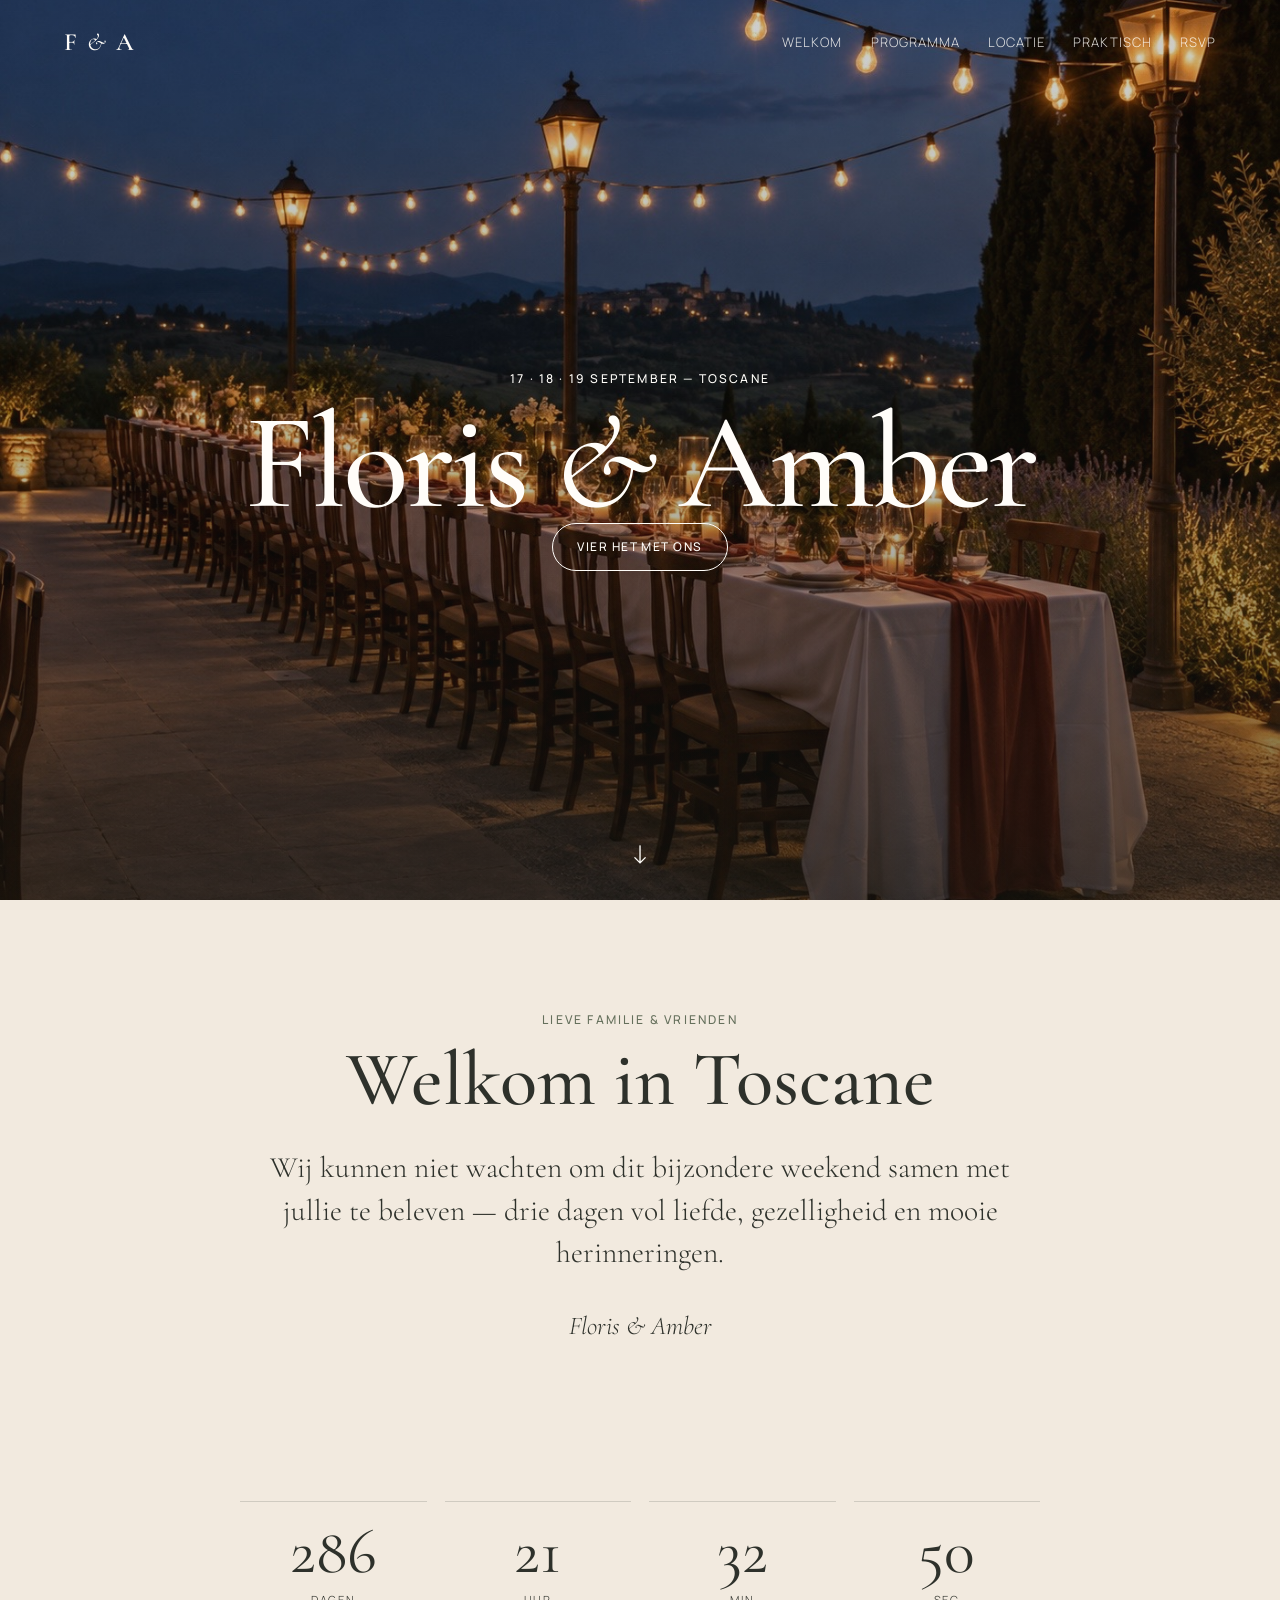
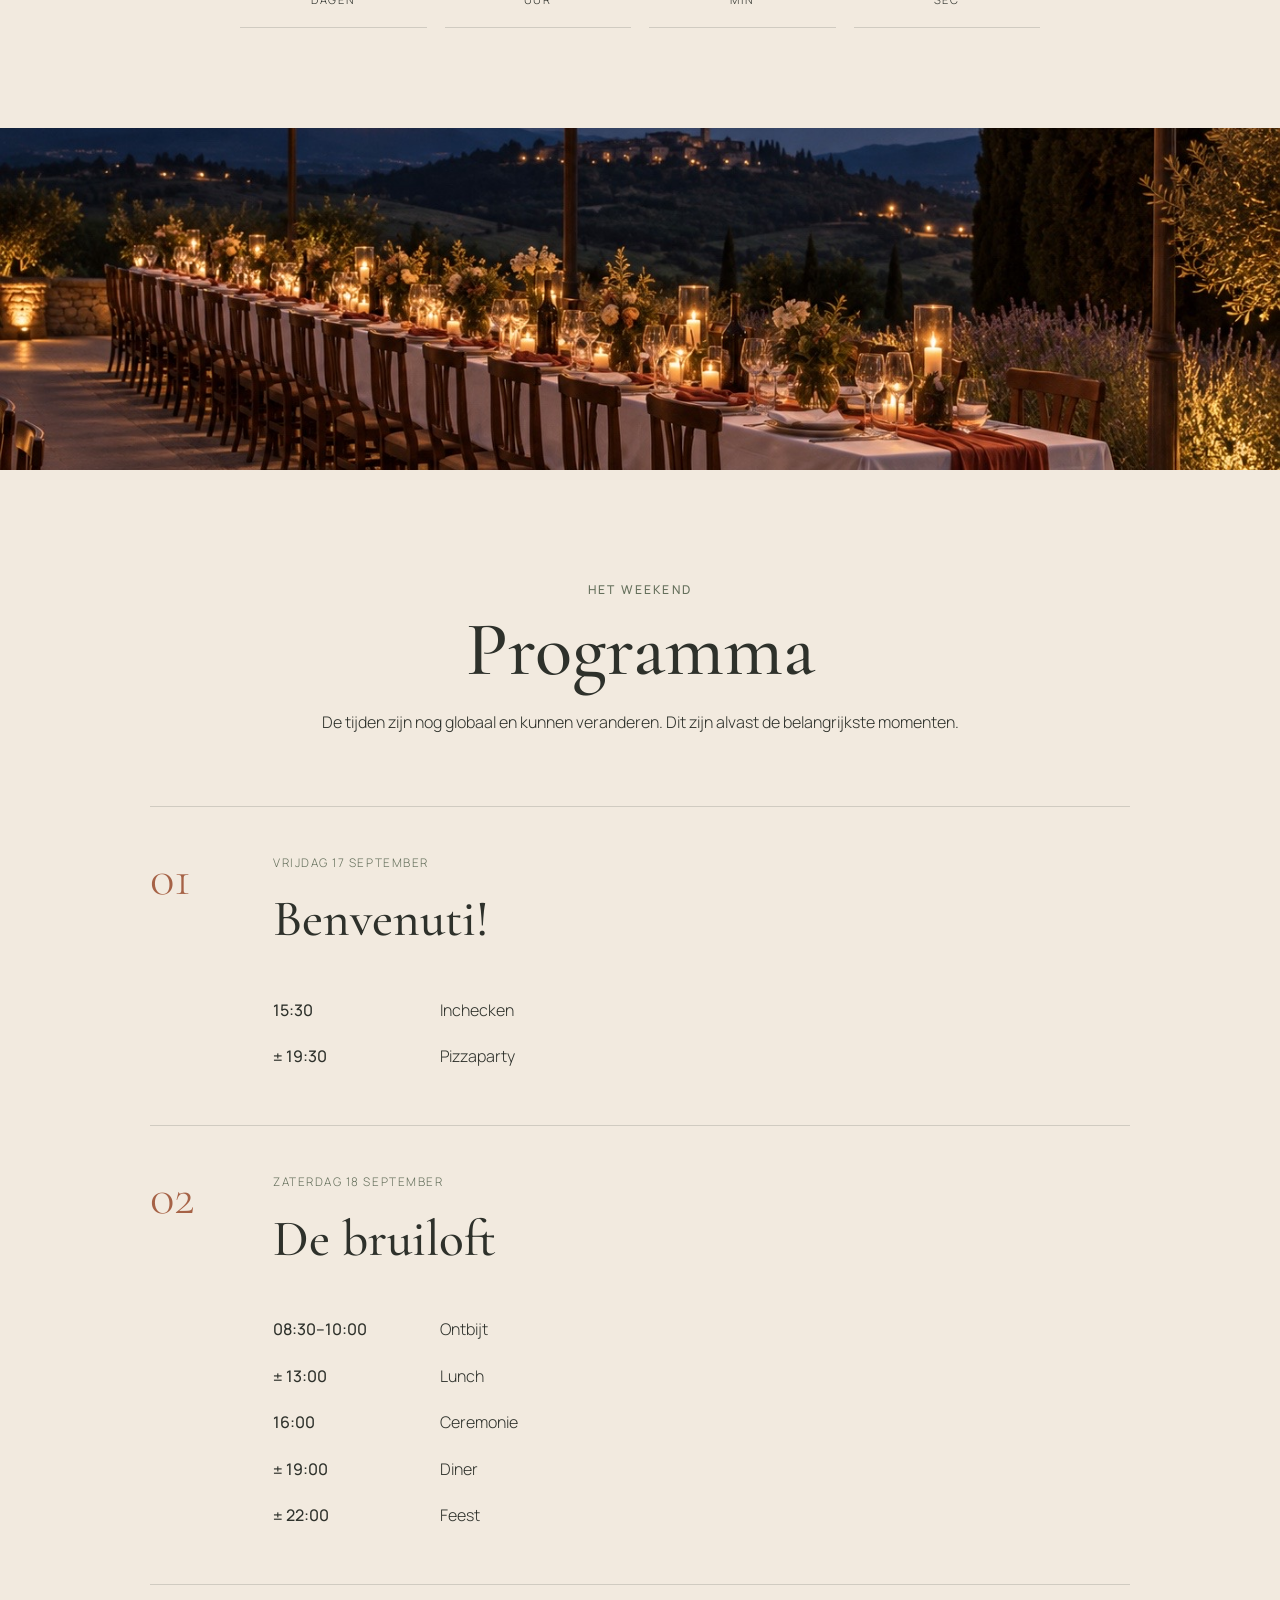
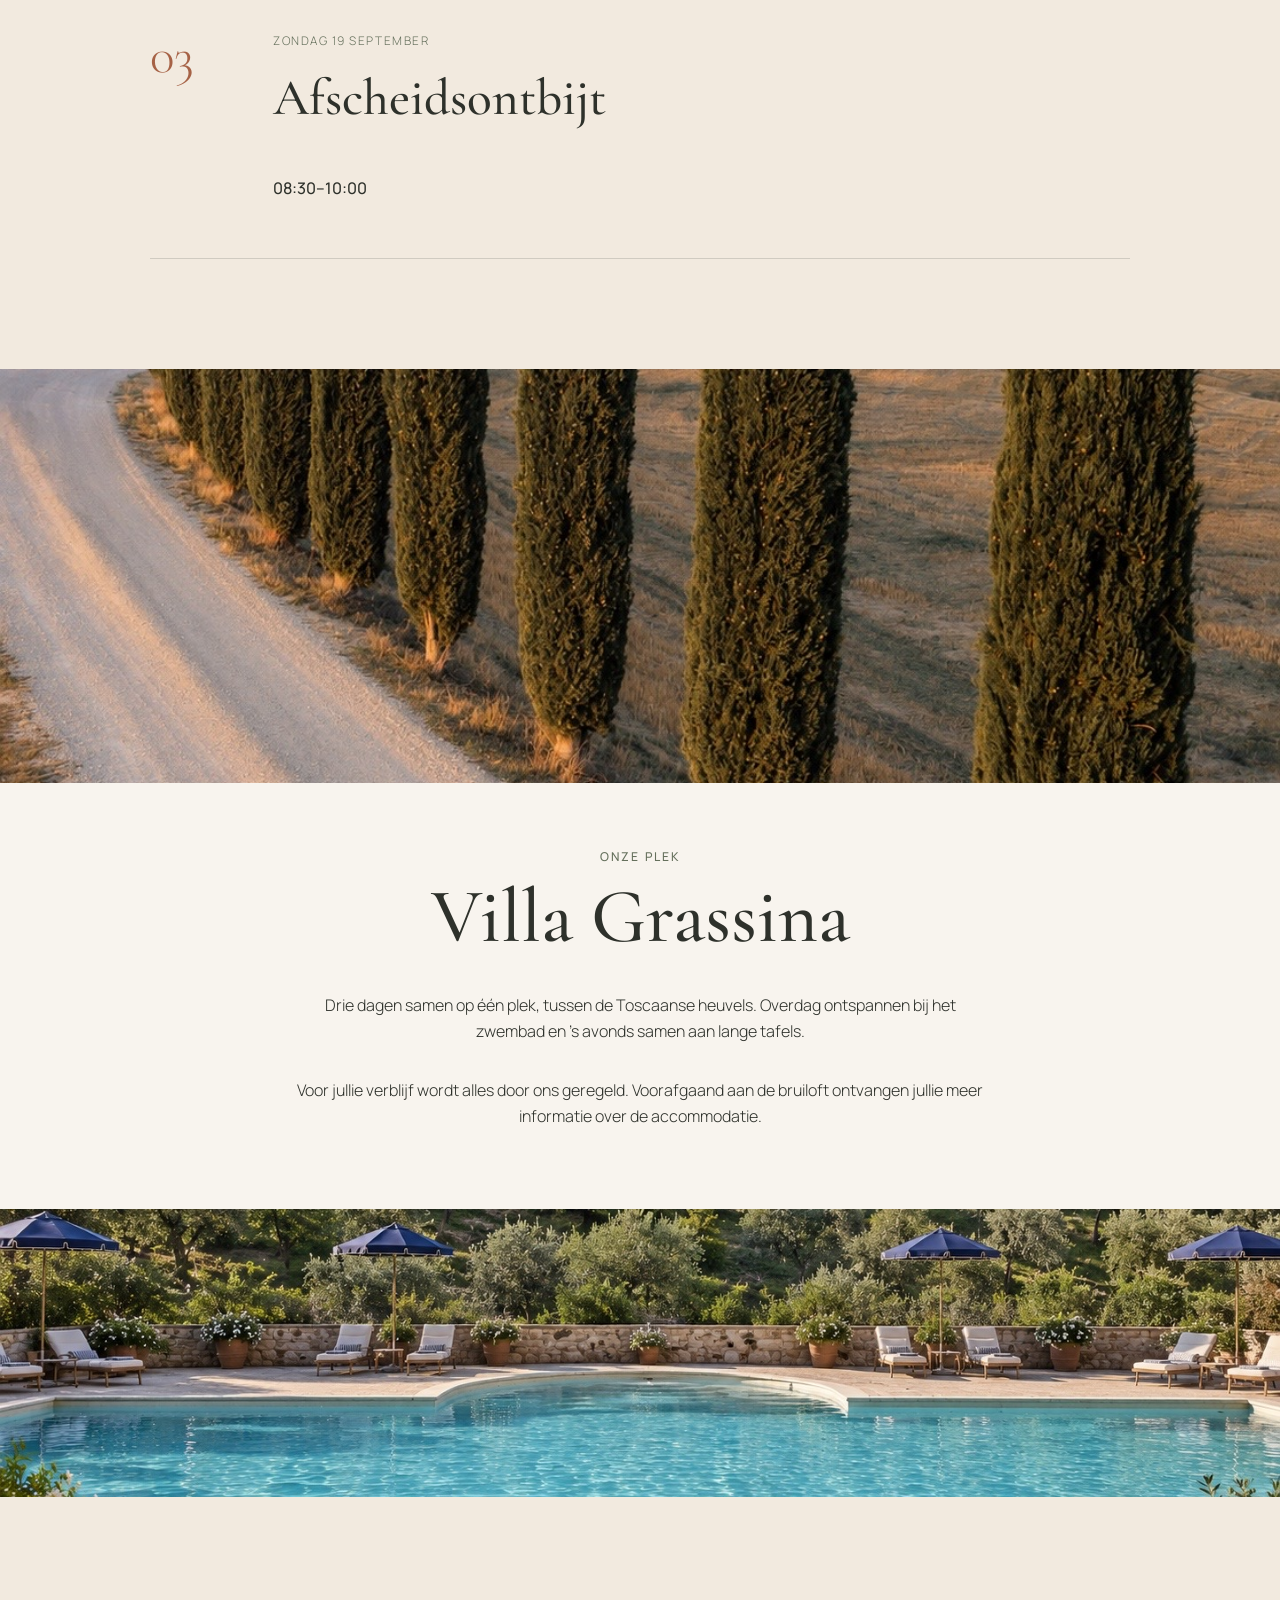
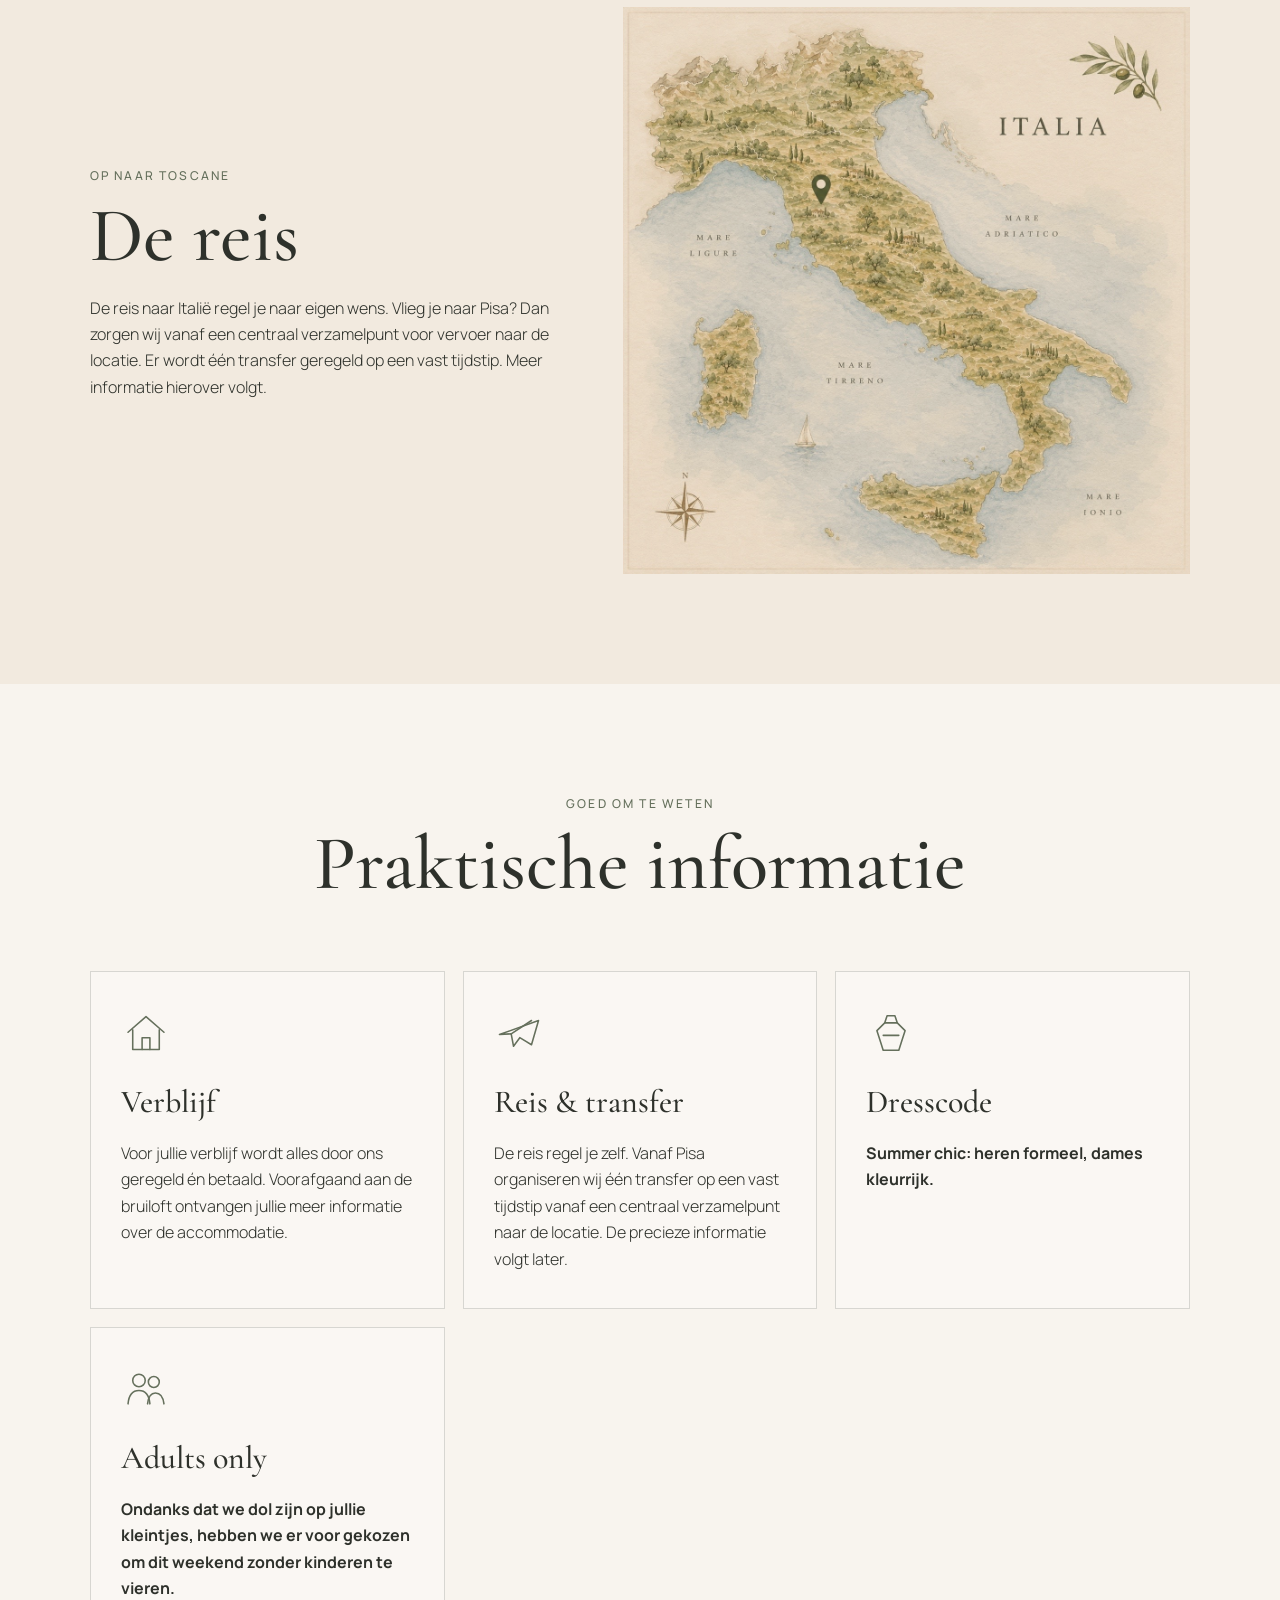
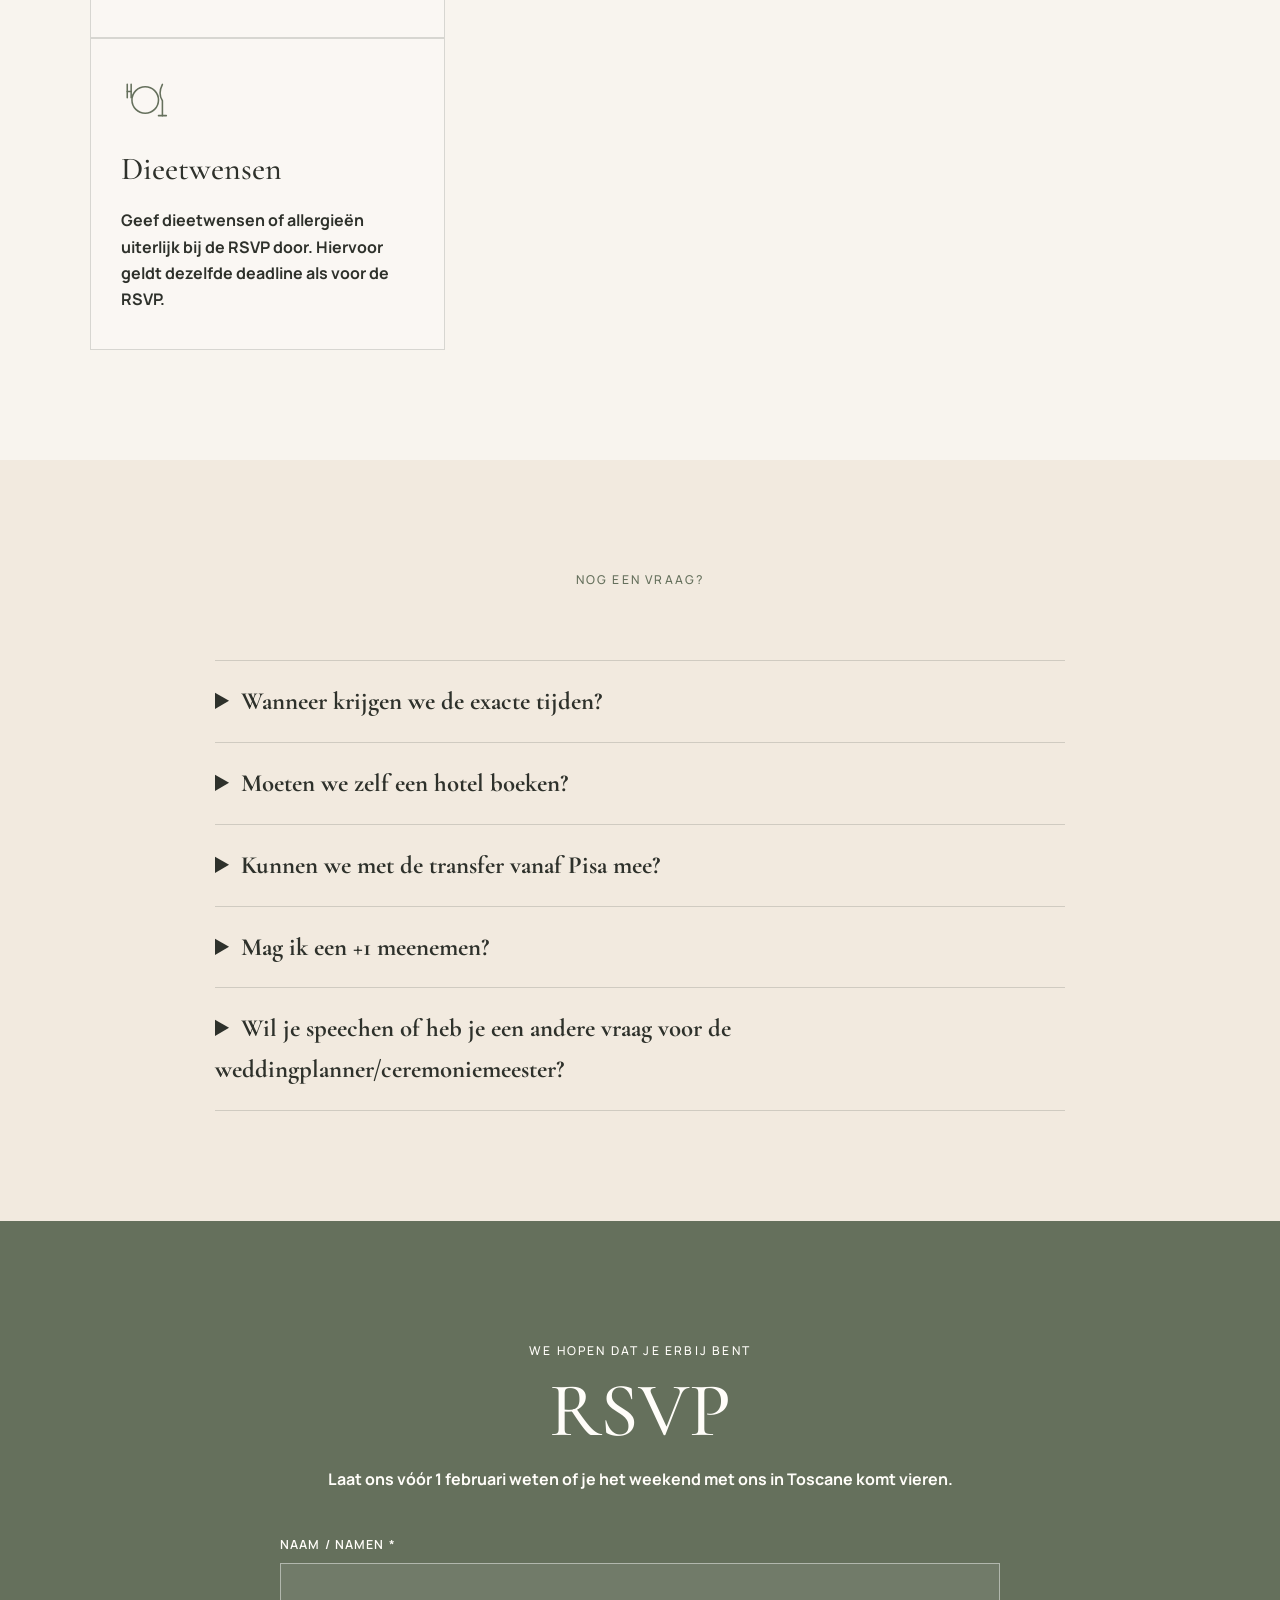
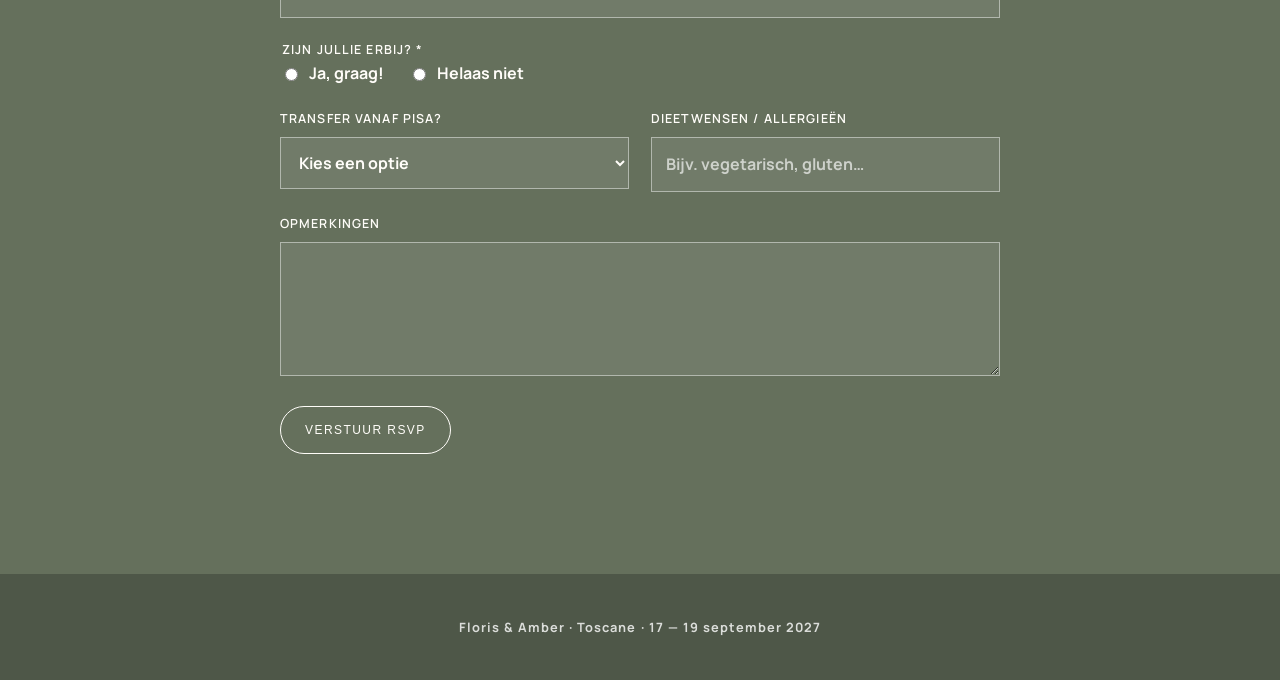
<file: index-villa-tussen-fotos.html>
<!DOCTYPE html>
<html lang="nl">
<head>
  <meta charset="UTF-8" />
  <meta name="viewport" content="width=device-width, initial-scale=1.0" />
  <meta name="theme-color" content="#f2eadf" />
  <title>Floris & Amber — Toscane 2027</title>
  <meta name="description" content="Floris & Amber vieren hun bruiloft in Toscane van 17 t/m 19 september 2027." />
  <link rel="preconnect" href="https://fonts.googleapis.com">
  <link rel="preconnect" href="https://fonts.gstatic.com" crossorigin>
  <link href="https://fonts.googleapis.com/css2?family=Cormorant+Garamond:ital,wght@0,400;0,500;0,600;1,400&family=Manrope:wght@300;400;500;600&display=swap" rel="stylesheet">
  <link rel="stylesheet" href="styles.css" />

  <style>
    @media (min-width: 821px) {
      .image-break-pool {
        min-height: 32vh;
        background-position: center 68%;
        background-size: cover;
      }
    }
  </style>

  <style>
    @media (min-width: 821px) {
      #locatie.split-section {
        display: flex;
        flex-direction: column;
      }
      #locatie .split-image-cypress {
        width: 100%;
        min-height: 46vh;
      }
      #locatie .split-copy {
        width: 100%;
        max-width: 760px;
        margin: 0 auto;
        padding: 64px 32px;
        text-align: center;
      }
    }
  </style>
</head>
<body>
  <header class="site-header" id="top">
    <a class="brand" href="#top" aria-label="Naar boven">F <span>&</span> A</a>
    <button class="menu-toggle" aria-label="Menu openen" aria-expanded="false">Menu</button>
    <nav class="nav" aria-label="Hoofdnavigatie">
      <a href="#welkom">Welkom</a>
      <a href="#programma">Programma</a>
      <a href="#locatie">Locatie</a>
      <a href="#praktisch">Praktisch</a>
      <a href="#rsvp">RSVP</a>
    </nav>
  </header>

  <main>
    <section class="hero" aria-labelledby="hero-title">
      <video
        class="hero-video"
        autoplay
        muted
        loop
        playsinline
        preload="metadata"
        poster="assets/dinner.jpeg"
        aria-hidden="true">
        <source src="assets/toscane_drone_sunset.mp4" type="video/mp4">
      </video>
      <div class="hero-overlay"></div>
      <div class="hero-content reveal">
        <p class="eyebrow">17 · 18 · 19 september — Toscane</p>
        <h1 id="hero-title">Floris <span>&</span> Amber</h1>
        <a class="button button-light" href="#welkom">Vier het met ons</a>
      </div>
      <a href="#welkom" class="scroll-cue" aria-label="Scroll naar beneden">↓</a>
    </section>

    <section class="section intro" id="welkom">
      <div class="narrow reveal">
        <p class="eyebrow dark">Lieve familie & vrienden</p>
        <h2>Welkom in Toscane</h2>
        <p class="lead">Wij kunnen niet wachten om dit bijzondere weekend samen met jullie te beleven — drie dagen vol liefde, gezelligheid en mooie herinneringen.</p>
        <p class="signature">Floris & Amber</p>
      </div>
    </section>

    <section class="countdown-section">
      <div class="countdown-wrap reveal">
        <div class="countdown" id="countdown" aria-live="polite">
          <div><strong id="days">000</strong><span>dagen</span></div>
          <div><strong id="hours">00</strong><span>uur</span></div>
          <div><strong id="minutes">00</strong><span>min</span></div>
          <div><strong id="seconds">00</strong><span>sec</span></div>
        </div>
      </div>
    </section>

    <section class="image-break image-break-dinner" aria-label="Toscaanse dinertafel"></section>

    <section class="section" id="programma">
      <div class="section-heading reveal">
        <p class="eyebrow dark">Het weekend</p>
        <h2>Programma</h2>
        <p>De tijden zijn nog globaal en kunnen veranderen. Dit zijn alvast de belangrijkste momenten.</p>
      </div>

      <div class="timeline">
        <article class="day reveal">
          <div class="day-number">01</div>
          <div>
            <p class="day-date">Vrijdag 17 september</p>
            <h3>Benvenuti!</h3>
            <div class="schedule-row"><span>15:30</span><p>Inchecken</p></div>
            <div class="schedule-row"><span>± 19:30</span><p>Pizzaparty</p></div>
          </div>
        </article>

        <article class="day reveal">
          <div class="day-number">02</div>
          <div>
            <p class="day-date">Zaterdag 18 september</p>
            <h3>De bruiloft</h3>
            <div class="schedule-row"><span>08:30–10:00</span><p>Ontbijt</p></div>
            <div class="schedule-row"><span>± 13:00</span><p>Lunch</p></div>
            <div class="schedule-row"><span>16:00</span><p>Ceremonie</p></div>
            <div class="schedule-row"><span>± 19:00</span><p>Diner</p></div>
            <div class="schedule-row"><span>± 22:00</span><p>Feest</p></div>
          </div>
        </article>

        <article class="day reveal">
          <div class="day-number">03</div>
          <div>
            <p class="day-date">Zondag 19 september</p>
            <h3>Afscheidsontbijt</h3>
            <div class="schedule-row"><span>08:30–10:00</span><p></p></div>
          </div>
        </article>
      </div>
    </section>

    <section class="split-section" id="locatie">
      <div class="split-image split-image-cypress"></div>
      <div class="split-copy reveal">
        <p class="eyebrow dark">Onze plek</p>
        <h2>Villa Grassina</h2>
        <p>Drie dagen samen op één plek, tussen de Toscaanse heuvels. Overdag ontspannen bij het zwembad en ’s avonds samen aan lange tafels.</p>
        <p>Voor jullie verblijf wordt alles door ons geregeld. Voorafgaand aan de bruiloft ontvangen jullie meer informatie over de accommodatie.</p>
      </div>
    </section>

    <section class="image-break image-break-pool" aria-label="Zwembad in Toscane"></section>

    <section class="section map-section">
      <div class="map-grid">
        <div class="map-copy reveal">
          <p class="eyebrow dark">Op naar Toscane</p>
          <h2>De reis</h2>
          <p>De reis naar Italië regel je naar eigen wens. Vlieg je naar Pisa? Dan zorgen wij vanaf een centraal verzamelpunt voor vervoer naar de locatie. Er wordt één transfer geregeld op een vast tijdstip. Meer informatie hierover volgt.</p>
        </div>
        <img src="assets/toscane-map.jpeg" alt="Aquarelkaart van Toscane" class="map-art reveal" />
      </div>
    </section>


    <section class="section practical" id="praktisch">
      <div class="section-heading reveal">
        <p class="eyebrow dark">Goed om te weten</p>
        <h2>Praktische informatie</h2>
      </div>

      <div class="cards">
        <article class="card reveal">
          <div class="icon" aria-hidden="true">
            <svg viewBox="0 0 64 64"><path d="M9 31 32 11l23 20"/><path d="M15 28v25h34V28"/><path d="M27 53V38h10v15"/></svg>
          </div>
          <h3>Verblijf</h3>
          <p>Voor jullie verblijf wordt alles door ons geregeld én betaald. Voorafgaand aan de bruiloft ontvangen jullie meer informatie over de accommodatie.</p>
        </article>

        <article class="card reveal">
          <div class="icon" aria-hidden="true">
            <svg viewBox="0 0 64 64"><path d="M7 34 57 16l-9 31-15-9-8 11-3-16Z"/><path d="m22 33 26-17"/></svg>
          </div>
          <h3>Reis & transfer</h3>
          <p>De reis regel je zelf. Vanaf Pisa organiseren wij één transfer op een vast tijdstip vanaf een centraal verzamelpunt naar de locatie. De precieze informatie volgt later.</p>
        </article>

        <article class="card reveal">
          <div class="icon" aria-hidden="true">
            <svg viewBox="0 0 64 64"><path d="M27 10h10l3 9 10 10-8 25H22l-8-25 10-10Z"/><path d="M24 19h16"/><path d="m22 35 20 0"/></svg>
          </div>
          <h3>Dresscode</h3>
          <p><strong>Summer chic: heren formeel, dames kleurrijk.</p>
        </article>

        <article class="card reveal">
          <div class="icon" aria-hidden="true">
            <svg viewBox="0 0 64 64"><circle cx="23" cy="21" r="8"/><circle cx="42" cy="23" r="7"/><path d="M9 51c1-11 6-17 14-17s13 6 14 17"/><path d="M34 51c1-9 4-14 10-14 7 0 10 6 11 14"/></svg>
          </div>
          <h3>Adults only</h3>
          <p>Ondanks dat we dol zijn op jullie kleintjes, hebben we er voor gekozen om dit weekend zonder kinderen te vieren.</p>
        </article>

        <article class="card reveal">
          <div class="icon" aria-hidden="true">
            <svg viewBox="0 0 64 64"><circle cx="31" cy="32" r="17"/><path d="M8 12v17"/><path d="M13 12v17"/><path d="M8 21h5"/><path d="M53 12c-4 8-4 15 0 21v19"/><path d="M48 52h10"/></svg>
          </div>
          <h3>Dieetwensen</h3>
          <p>Geef dieetwensen of allergieën uiterlijk bij de RSVP door. Hiervoor geldt dezelfde deadline als voor de RSVP.</p>
        </article>
      </div>
    </section>

    <section class="section faq-section">
      <div class="faq-wrap">
        <div class="section-heading reveal">
          <p class="eyebrow dark">Nog een vraag?</p>
        </div>
        <details class="reveal"><summary>Wanneer krijgen we de exacte tijden?</summary><p>Zodra het programma definitief is, werken we de website bij met de laatste tijden en informatie.</p></details>
        <details class="reveal"><summary>Moeten we zelf een hotel boeken?</summary><p>Nee. Voor jullie verblijf tijdens het trouwweekend wordt alles door ons geregeld en betaald.</p></details>
        <details class="reveal"><summary>Kunnen we met de transfer vanaf Pisa mee?</summary><p>Ja. Er komt één transfer op een vast tijdstip vanaf een centraal verzamelpunt bij Pisa. De precieze informatie volgt later.</p></details>
        <details class="reveal"><summary>Mag ik een +1 meenemen?</summary><p>Om ons weekend klein en persoonlijk te houden, geldt de uitnodiging alleen voor de mensen die op de uitnodiging vermeld staan.</p></details>
        <details class="reveal"><summary>Wil je speechen of heb je een andere vraag voor de weddingplanner/ceremoniemeester?</summary><p>Mail dan naar <a href="mailto:weddingaenf@outlook.com">weddingaenf@outlook.com</a>.</p></details>
      </div>
    </section>

    <section class="rsvp" id="rsvp">
      <div class="rsvp-inner reveal">
        <p class="eyebrow">We hopen dat je erbij bent</p>
        <h2>RSVP</h2>
        <p>Laat ons vóór 1 februari weten of je het weekend met ons in Toscane komt vieren.</p>

        <p class="rsvp-deadline"></p>
        <form class="rsvp-form" action="https://submit-form.com/VcaKfPl2p" method="POST">
          <input type="hidden" name="_email.subject" value="Nieuwe RSVP — Floris & Amber">
          <input type="text" name="_honeypot" class="hidden-field" tabindex="-1" autocomplete="off">

          <div class="form-grid">
            <label class="field full">
              <span>Naam / namen *</span>
              <input type="text" name="Naam / namen" required autocomplete="name">
            </label>

            <fieldset class="field full">
              <legend>Zijn jullie erbij? *</legend>
              <div class="choice-row">
                <label><input type="radio" name="Aanwezig" value="Ja" required> Ja, graag!</label>
                <label><input type="radio" name="Aanwezig" value="Nee"> Helaas niet</label>
              </div>
            </fieldset>

            <label class="field">
              <span>Transfer vanaf Pisa?</span>
              <select name="Transfer vanaf Pisa">
                <option value="">Kies een optie</option>
                <option value="Ja">Ja</option>
                <option value="Nee">Nee</option>
                <option value="Nog niet bekend">Nog niet bekend</option>
              </select>
            </label>

            <label class="field">
              <span>Dieetwensen / allergieën</span>
              <input type="text" name="Dieetwensen / allergieën" placeholder="Bijv. vegetarisch, gluten…">
            </label>

            <label class="field full">
              <span>Opmerkingen</span>
              <textarea name="Opmerkingen" rows="4"></textarea>
            </label>
          </div>

              <button class="button rsvp-button" type="submit">Verstuur RSVP</button>
          <p class="rsvp-thanks" id="rsvp-thanks" hidden>Dankjewel! Jullie RSVP is verstuurd. 🤍</p>
        </form>
      </div>
    </section>
  </main>


  <footer>
    <p>Floris & Amber · Toscane · 17 — 19 september 2027</p>
  </footer>

  <script src="script.js"></script>

  <script>
    (() => {
      const form = document.querySelector(".rsvp-form");
      const thanks = document.getElementById("rsvp-thanks");
      if (!form || !thanks) return;

      const button = form.querySelector('button[type="submit"]');

      form.addEventListener("submit", async (event) => {
        event.preventDefault();

        const originalText = button.textContent;
        button.disabled = true;
        button.textContent = "Even versturen…";

        try {
          const response = await fetch(form.action, {
            method: "POST",
            headers: { "Accept": "application/json" },
            body: new FormData(form)
          });

          if (!response.ok) throw new Error("Versturen mislukt");

          form.reset();
          thanks.hidden = false;
          button.textContent = "RSVP verstuurd ✓";
        } catch (error) {
          button.disabled = false;
          button.textContent = originalText;
          alert("Het versturen is niet gelukt. Probeer het alsjeblieft nog een keer.");
        }
      });
    })();
  </script>
</body>
</html>
</file>
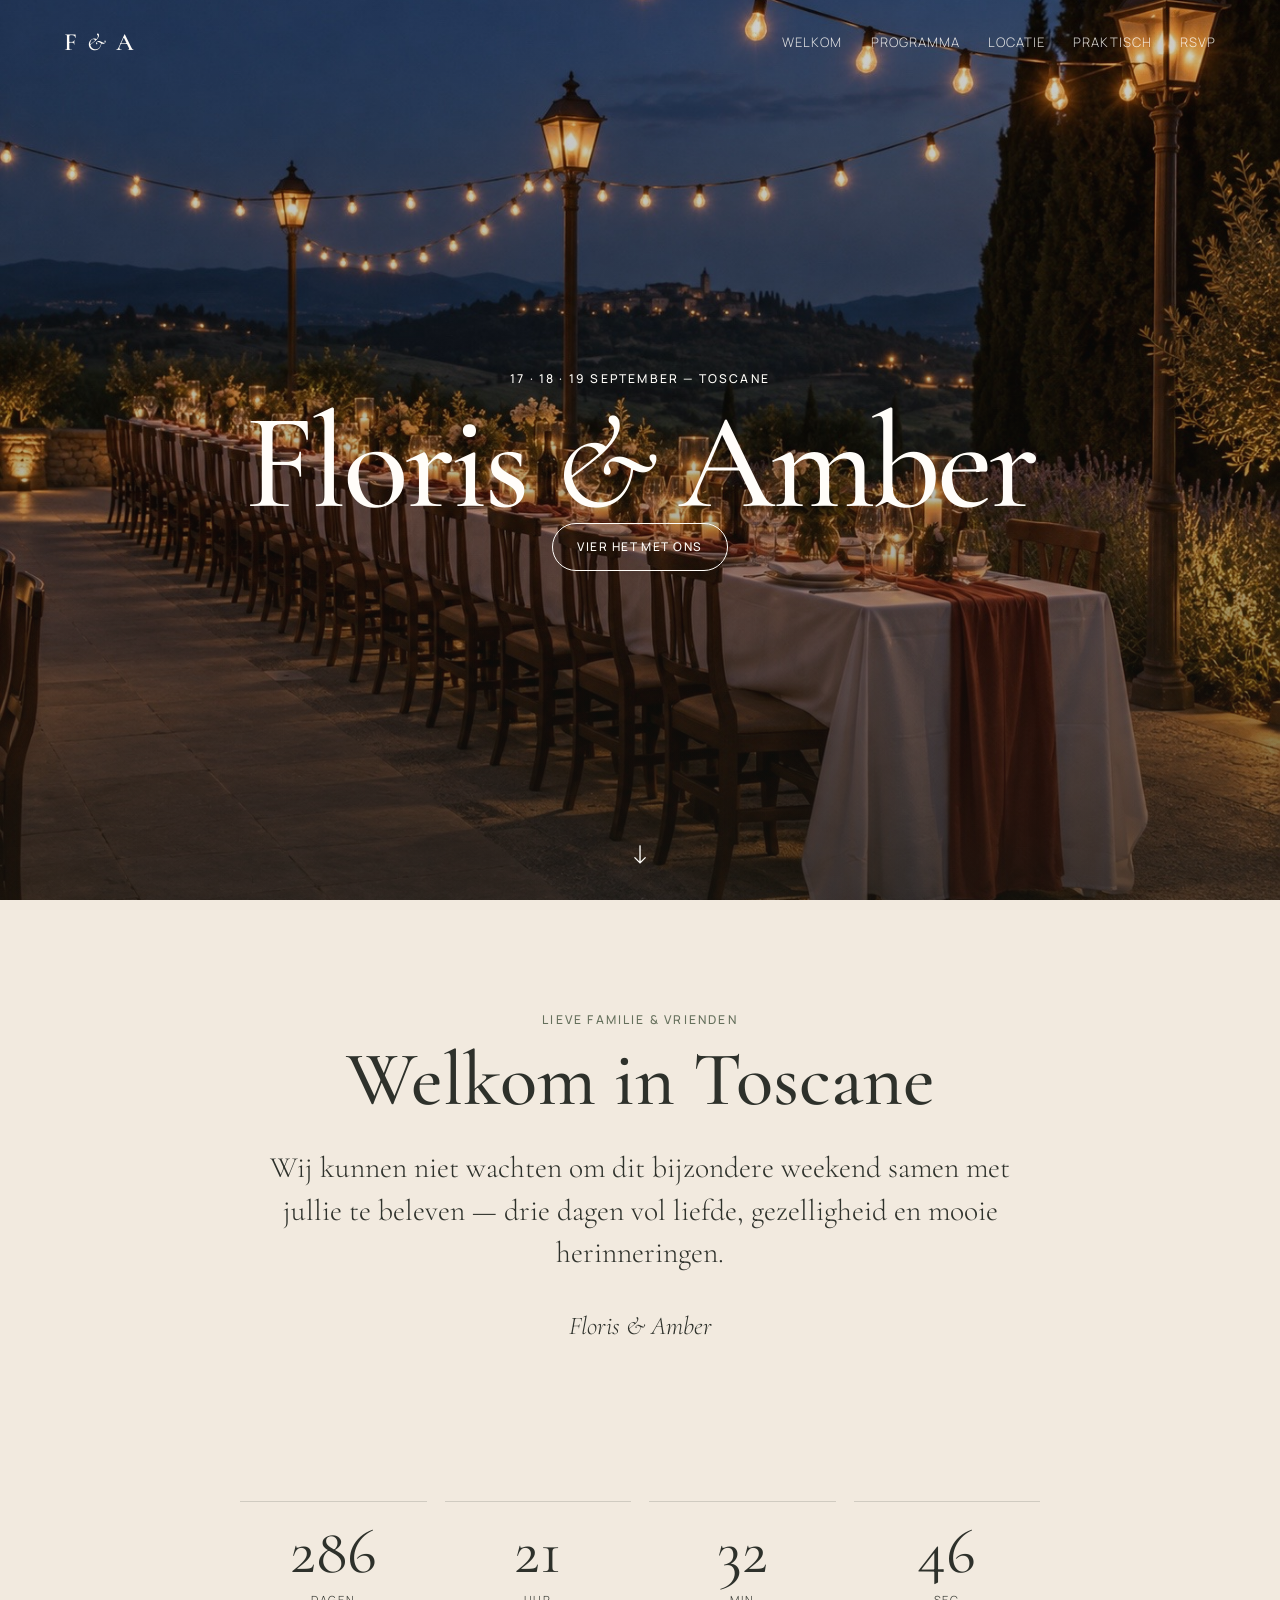
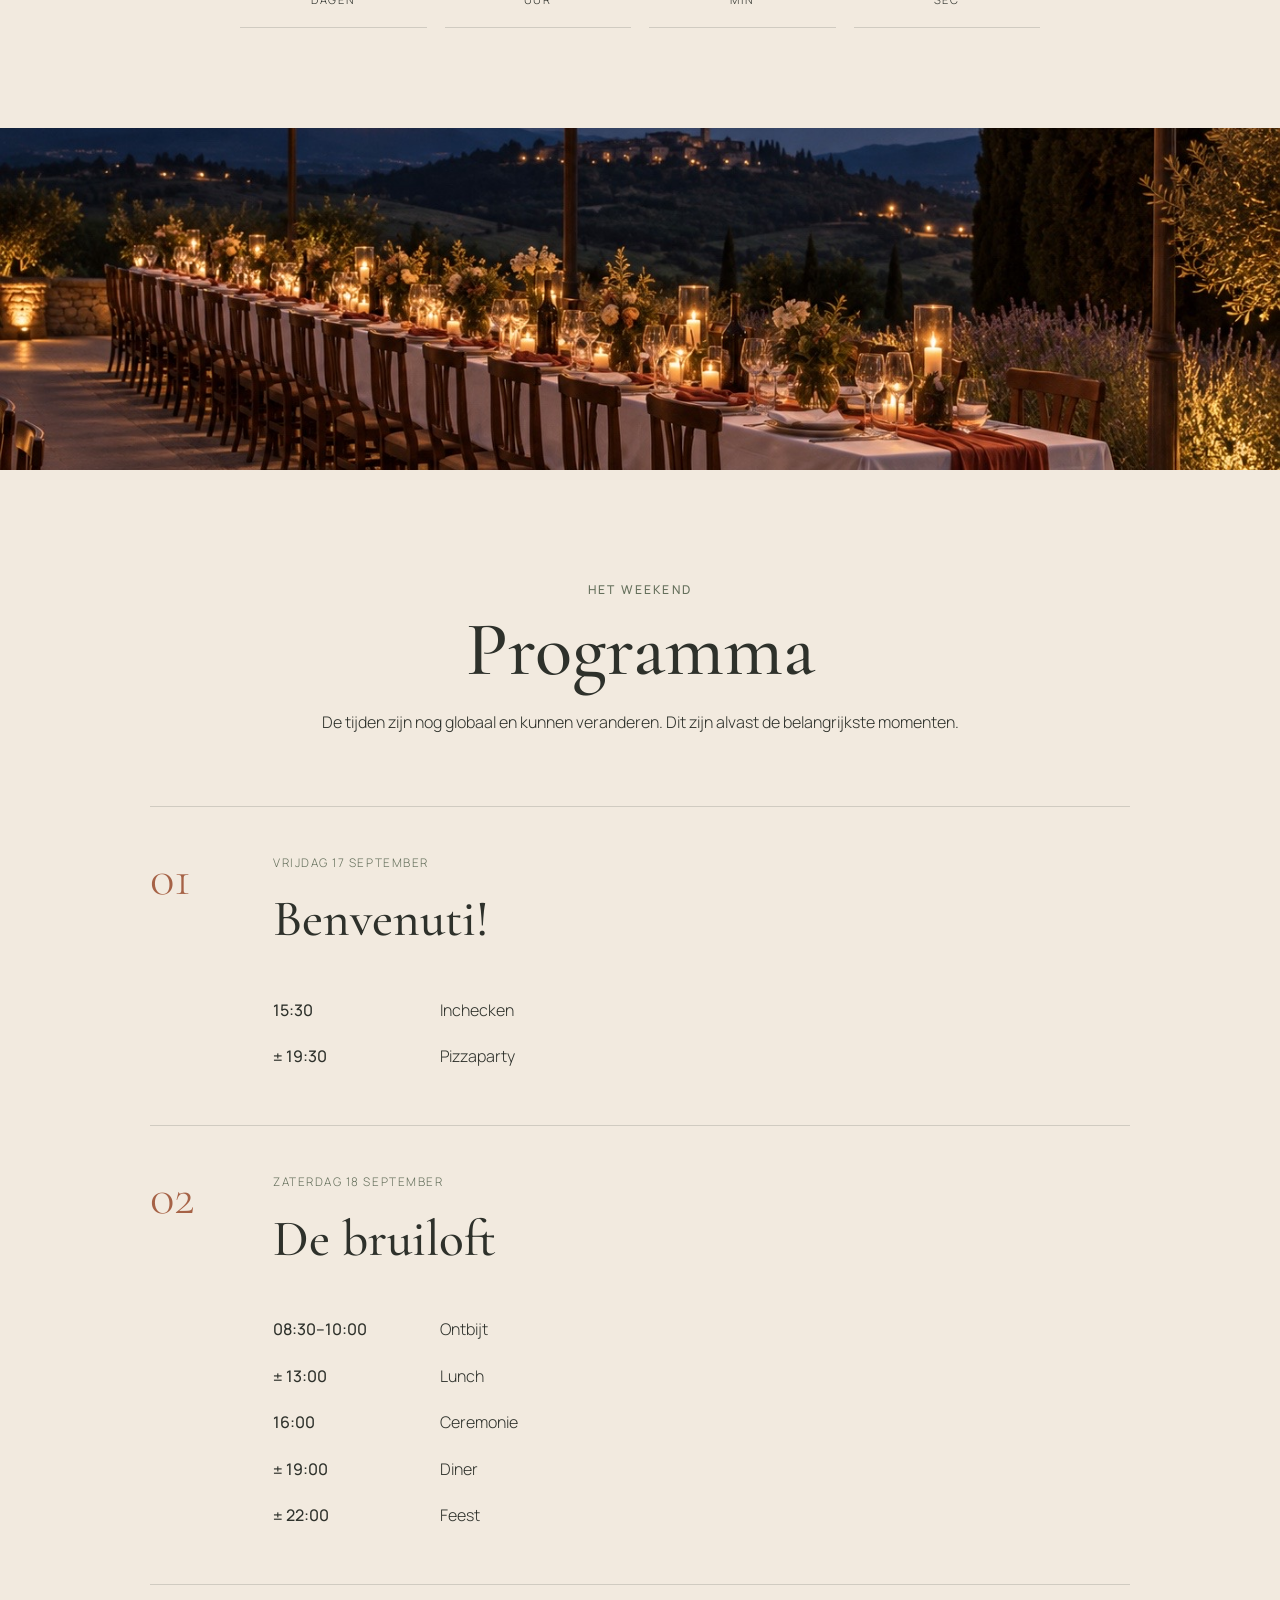
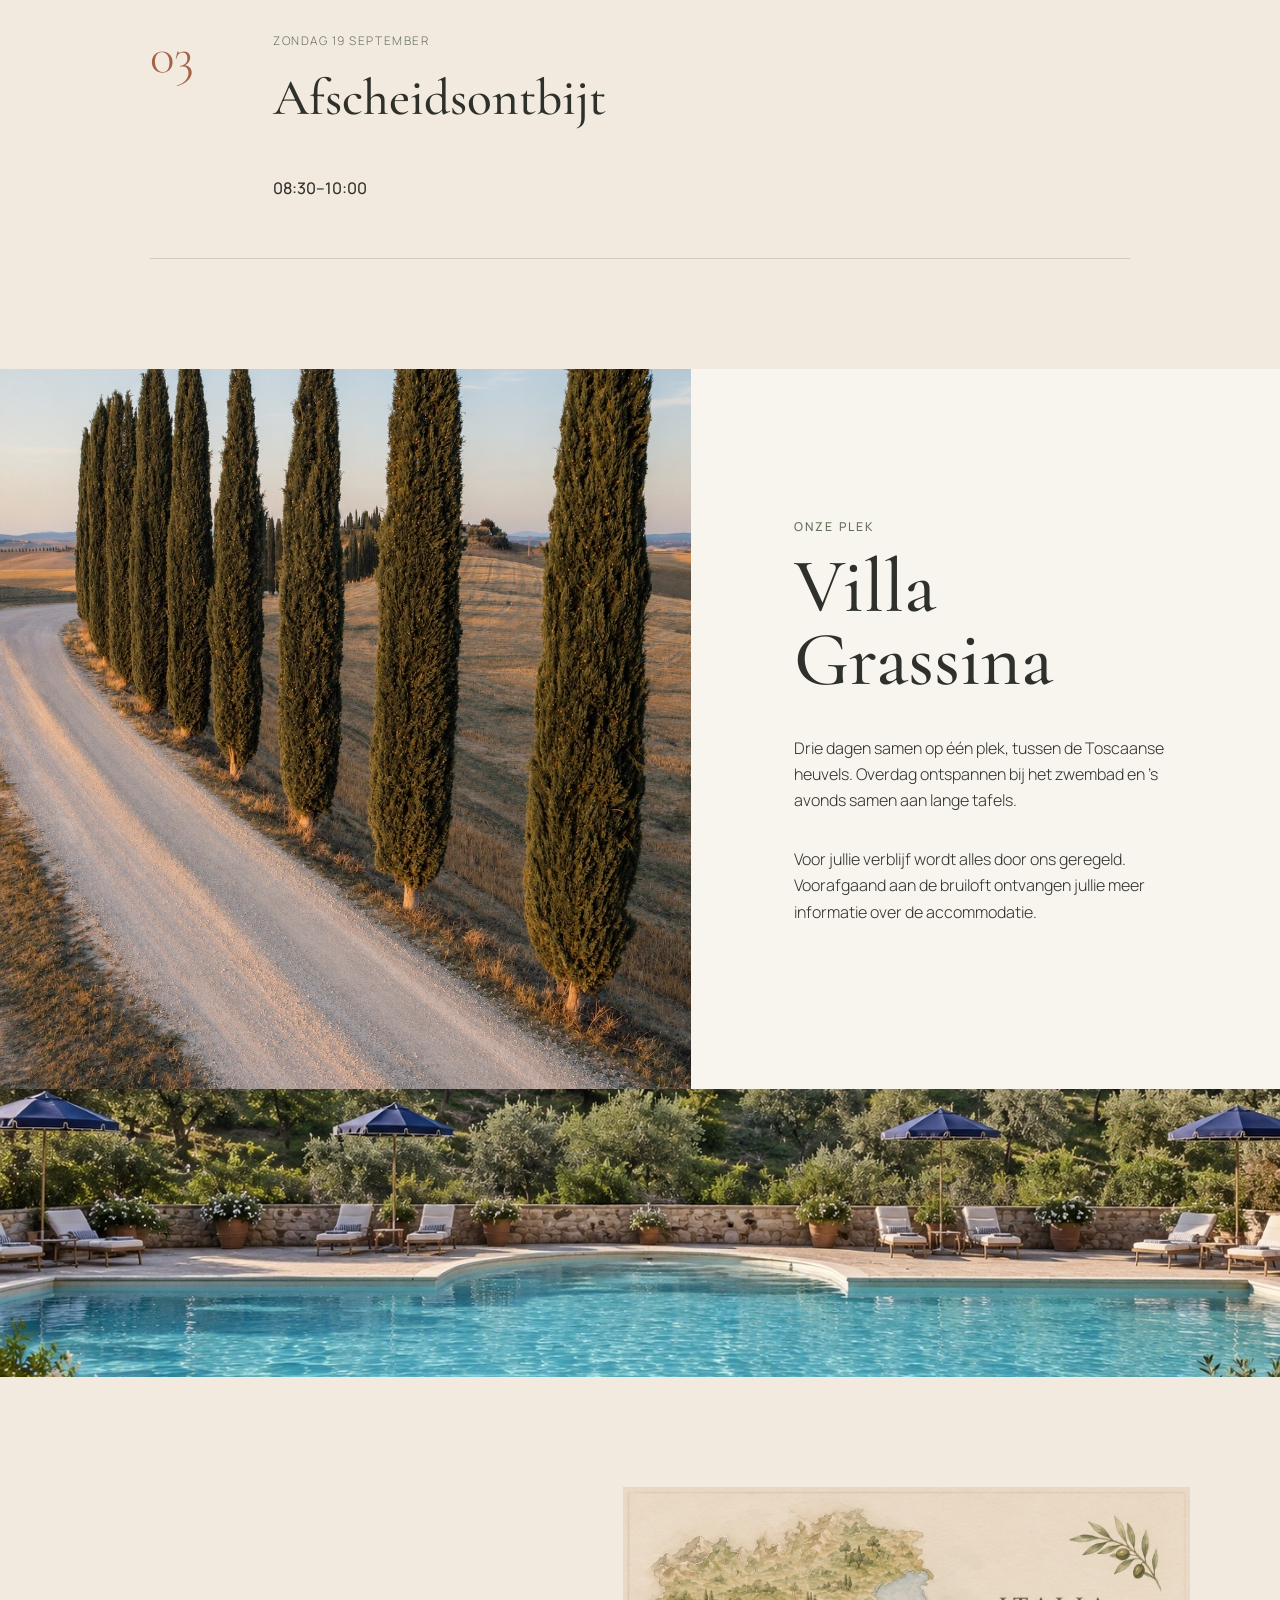
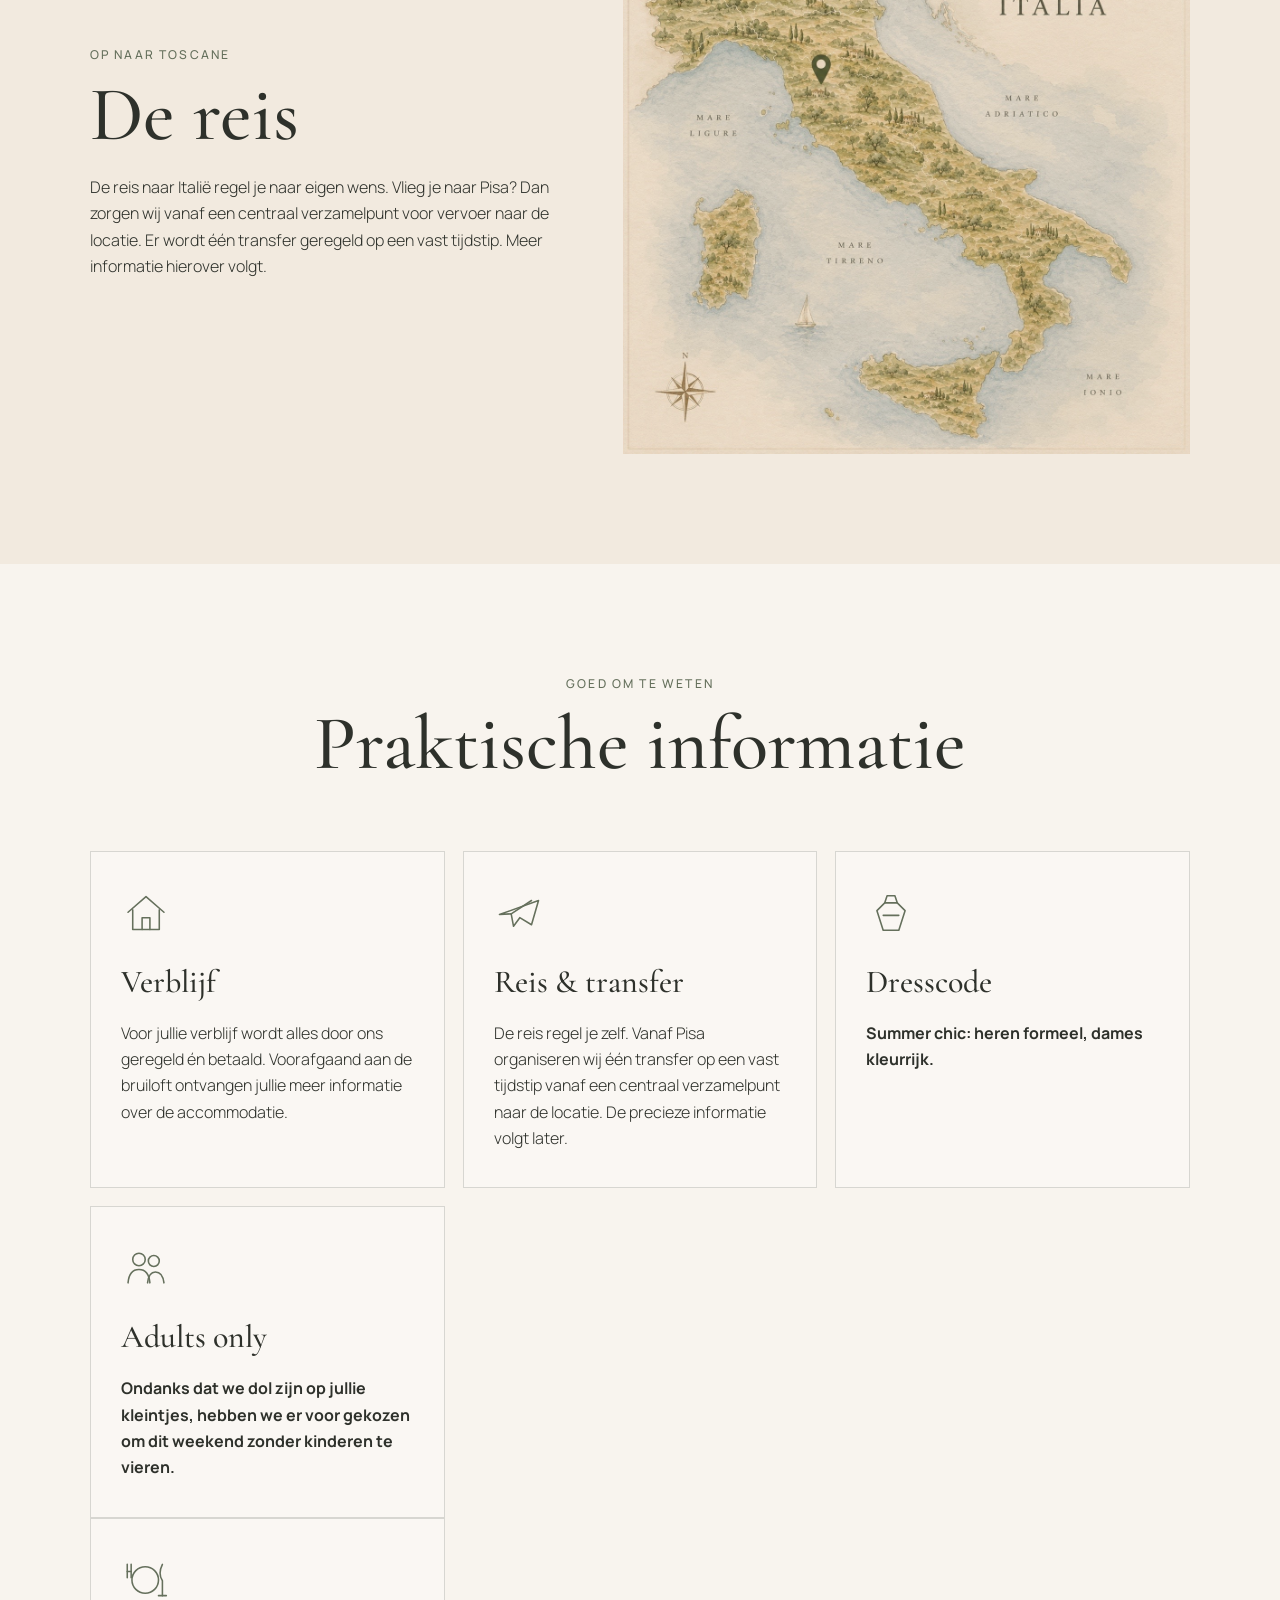
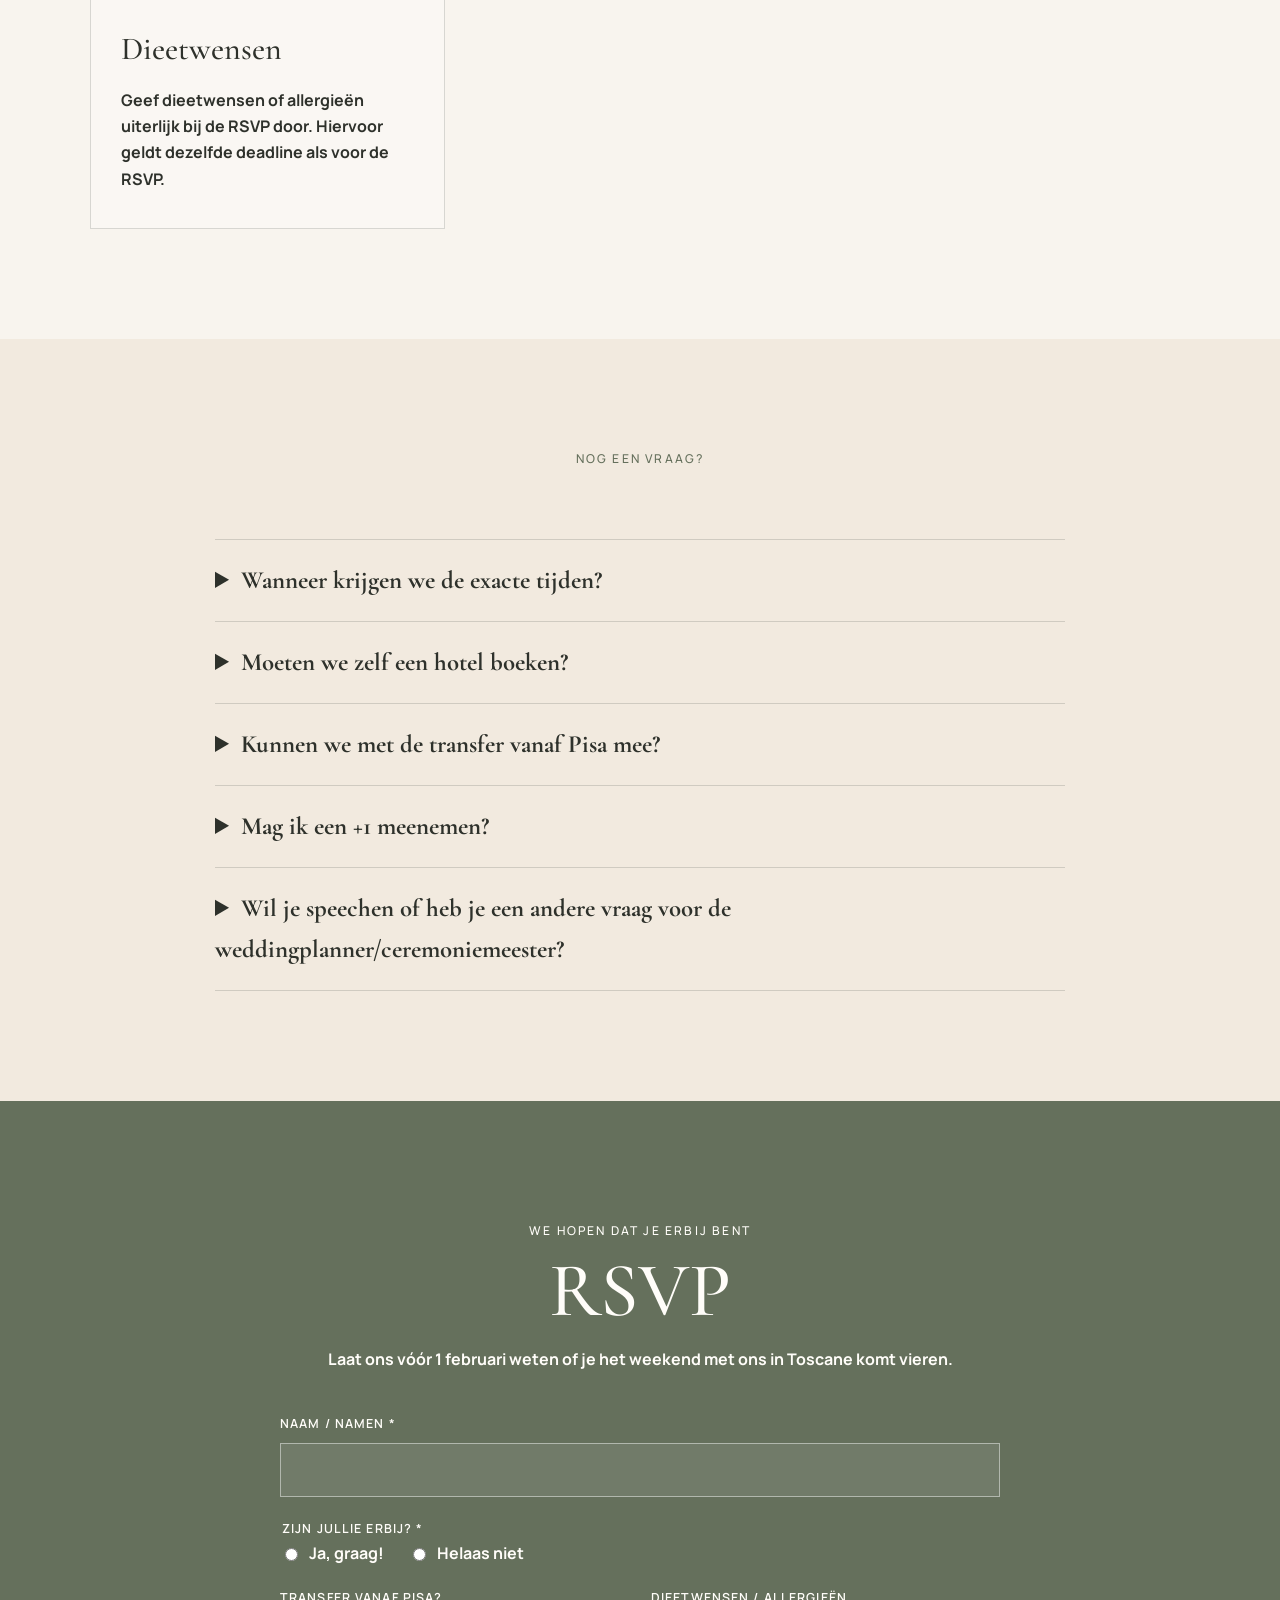
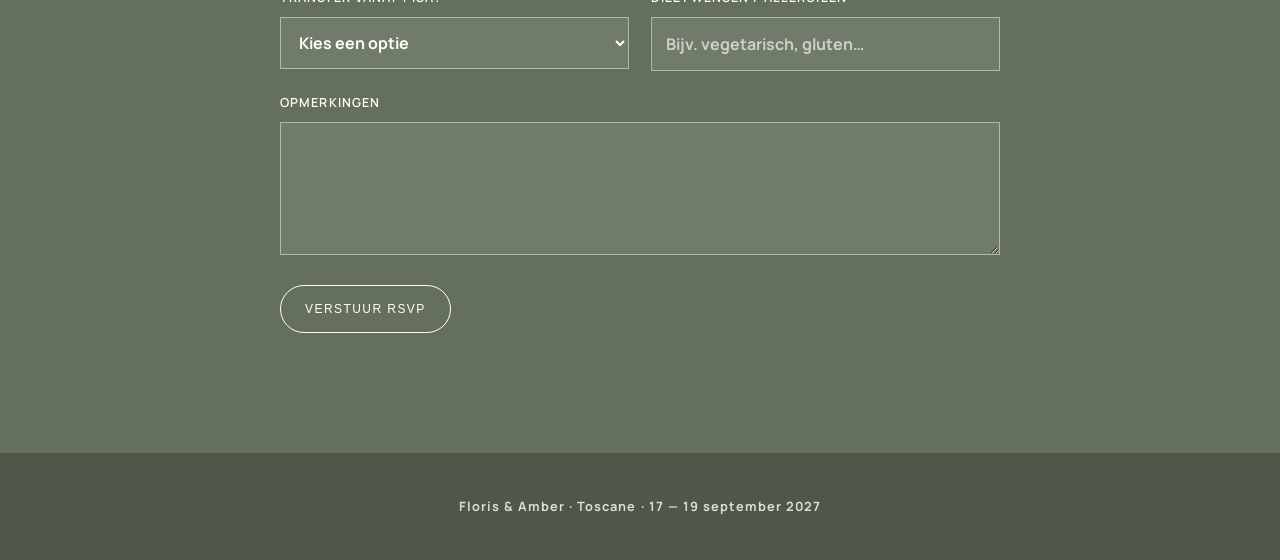
<file: index-zwembad-desktop-fix.html>
<!DOCTYPE html>
<html lang="nl">
<head>
  <meta charset="UTF-8" />
  <meta name="viewport" content="width=device-width, initial-scale=1.0" />
  <meta name="theme-color" content="#f2eadf" />
  <title>Floris & Amber — Toscane 2027</title>
  <meta name="description" content="Floris & Amber vieren hun bruiloft in Toscane van 17 t/m 19 september 2027." />
  <link rel="preconnect" href="https://fonts.googleapis.com">
  <link rel="preconnect" href="https://fonts.gstatic.com" crossorigin>
  <link href="https://fonts.googleapis.com/css2?family=Cormorant+Garamond:ital,wght@0,400;0,500;0,600;1,400&family=Manrope:wght@300;400;500;600&display=swap" rel="stylesheet">
  <link rel="stylesheet" href="styles.css" />

  <style>
    @media (min-width: 821px) {
      .image-break-pool {
        min-height: 32vh;
        background-position: center 68%;
        background-size: cover;
      }
    }
  </style>
</head>
<body>
  <header class="site-header" id="top">
    <a class="brand" href="#top" aria-label="Naar boven">F <span>&</span> A</a>
    <button class="menu-toggle" aria-label="Menu openen" aria-expanded="false">Menu</button>
    <nav class="nav" aria-label="Hoofdnavigatie">
      <a href="#welkom">Welkom</a>
      <a href="#programma">Programma</a>
      <a href="#locatie">Locatie</a>
      <a href="#praktisch">Praktisch</a>
      <a href="#rsvp">RSVP</a>
    </nav>
  </header>

  <main>
    <section class="hero" aria-labelledby="hero-title">
      <video
        class="hero-video"
        autoplay
        muted
        loop
        playsinline
        preload="metadata"
        poster="assets/dinner.jpeg"
        aria-hidden="true">
        <source src="assets/toscane_drone_sunset.mp4" type="video/mp4">
      </video>
      <div class="hero-overlay"></div>
      <div class="hero-content reveal">
        <p class="eyebrow">17 · 18 · 19 september — Toscane</p>
        <h1 id="hero-title">Floris <span>&</span> Amber</h1>
        <a class="button button-light" href="#welkom">Vier het met ons</a>
      </div>
      <a href="#welkom" class="scroll-cue" aria-label="Scroll naar beneden">↓</a>
    </section>

    <section class="section intro" id="welkom">
      <div class="narrow reveal">
        <p class="eyebrow dark">Lieve familie & vrienden</p>
        <h2>Welkom in Toscane</h2>
        <p class="lead">Wij kunnen niet wachten om dit bijzondere weekend samen met jullie te beleven — drie dagen vol liefde, gezelligheid en mooie herinneringen.</p>
        <p class="signature">Floris & Amber</p>
      </div>
    </section>

    <section class="countdown-section">
      <div class="countdown-wrap reveal">
        <div class="countdown" id="countdown" aria-live="polite">
          <div><strong id="days">000</strong><span>dagen</span></div>
          <div><strong id="hours">00</strong><span>uur</span></div>
          <div><strong id="minutes">00</strong><span>min</span></div>
          <div><strong id="seconds">00</strong><span>sec</span></div>
        </div>
      </div>
    </section>

    <section class="image-break image-break-dinner" aria-label="Toscaanse dinertafel"></section>

    <section class="section" id="programma">
      <div class="section-heading reveal">
        <p class="eyebrow dark">Het weekend</p>
        <h2>Programma</h2>
        <p>De tijden zijn nog globaal en kunnen veranderen. Dit zijn alvast de belangrijkste momenten.</p>
      </div>

      <div class="timeline">
        <article class="day reveal">
          <div class="day-number">01</div>
          <div>
            <p class="day-date">Vrijdag 17 september</p>
            <h3>Benvenuti!</h3>
            <div class="schedule-row"><span>15:30</span><p>Inchecken</p></div>
            <div class="schedule-row"><span>± 19:30</span><p>Pizzaparty</p></div>
          </div>
        </article>

        <article class="day reveal">
          <div class="day-number">02</div>
          <div>
            <p class="day-date">Zaterdag 18 september</p>
            <h3>De bruiloft</h3>
            <div class="schedule-row"><span>08:30–10:00</span><p>Ontbijt</p></div>
            <div class="schedule-row"><span>± 13:00</span><p>Lunch</p></div>
            <div class="schedule-row"><span>16:00</span><p>Ceremonie</p></div>
            <div class="schedule-row"><span>± 19:00</span><p>Diner</p></div>
            <div class="schedule-row"><span>± 22:00</span><p>Feest</p></div>
          </div>
        </article>

        <article class="day reveal">
          <div class="day-number">03</div>
          <div>
            <p class="day-date">Zondag 19 september</p>
            <h3>Afscheidsontbijt</h3>
            <div class="schedule-row"><span>08:30–10:00</span><p></p></div>
          </div>
        </article>
      </div>
    </section>

    <section class="split-section" id="locatie">
      <div class="split-image split-image-cypress"></div>
      <div class="split-copy reveal">
        <p class="eyebrow dark">Onze plek</p>
        <h2>Villa Grassina</h2>
        <p>Drie dagen samen op één plek, tussen de Toscaanse heuvels. Overdag ontspannen bij het zwembad en ’s avonds samen aan lange tafels.</p>
        <p>Voor jullie verblijf wordt alles door ons geregeld. Voorafgaand aan de bruiloft ontvangen jullie meer informatie over de accommodatie.</p>
      </div>
    </section>

    <section class="image-break image-break-pool" aria-label="Zwembad in Toscane"></section>

    <section class="section map-section">
      <div class="map-grid">
        <div class="map-copy reveal">
          <p class="eyebrow dark">Op naar Toscane</p>
          <h2>De reis</h2>
          <p>De reis naar Italië regel je naar eigen wens. Vlieg je naar Pisa? Dan zorgen wij vanaf een centraal verzamelpunt voor vervoer naar de locatie. Er wordt één transfer geregeld op een vast tijdstip. Meer informatie hierover volgt.</p>
        </div>
        <img src="assets/toscane-map.jpeg" alt="Aquarelkaart van Toscane" class="map-art reveal" />
      </div>
    </section>


    <section class="section practical" id="praktisch">
      <div class="section-heading reveal">
        <p class="eyebrow dark">Goed om te weten</p>
        <h2>Praktische informatie</h2>
      </div>

      <div class="cards">
        <article class="card reveal">
          <div class="icon" aria-hidden="true">
            <svg viewBox="0 0 64 64"><path d="M9 31 32 11l23 20"/><path d="M15 28v25h34V28"/><path d="M27 53V38h10v15"/></svg>
          </div>
          <h3>Verblijf</h3>
          <p>Voor jullie verblijf wordt alles door ons geregeld én betaald. Voorafgaand aan de bruiloft ontvangen jullie meer informatie over de accommodatie.</p>
        </article>

        <article class="card reveal">
          <div class="icon" aria-hidden="true">
            <svg viewBox="0 0 64 64"><path d="M7 34 57 16l-9 31-15-9-8 11-3-16Z"/><path d="m22 33 26-17"/></svg>
          </div>
          <h3>Reis & transfer</h3>
          <p>De reis regel je zelf. Vanaf Pisa organiseren wij één transfer op een vast tijdstip vanaf een centraal verzamelpunt naar de locatie. De precieze informatie volgt later.</p>
        </article>

        <article class="card reveal">
          <div class="icon" aria-hidden="true">
            <svg viewBox="0 0 64 64"><path d="M27 10h10l3 9 10 10-8 25H22l-8-25 10-10Z"/><path d="M24 19h16"/><path d="m22 35 20 0"/></svg>
          </div>
          <h3>Dresscode</h3>
          <p><strong>Summer chic: heren formeel, dames kleurrijk.</p>
        </article>

        <article class="card reveal">
          <div class="icon" aria-hidden="true">
            <svg viewBox="0 0 64 64"><circle cx="23" cy="21" r="8"/><circle cx="42" cy="23" r="7"/><path d="M9 51c1-11 6-17 14-17s13 6 14 17"/><path d="M34 51c1-9 4-14 10-14 7 0 10 6 11 14"/></svg>
          </div>
          <h3>Adults only</h3>
          <p>Ondanks dat we dol zijn op jullie kleintjes, hebben we er voor gekozen om dit weekend zonder kinderen te vieren.</p>
        </article>

        <article class="card reveal">
          <div class="icon" aria-hidden="true">
            <svg viewBox="0 0 64 64"><circle cx="31" cy="32" r="17"/><path d="M8 12v17"/><path d="M13 12v17"/><path d="M8 21h5"/><path d="M53 12c-4 8-4 15 0 21v19"/><path d="M48 52h10"/></svg>
          </div>
          <h3>Dieetwensen</h3>
          <p>Geef dieetwensen of allergieën uiterlijk bij de RSVP door. Hiervoor geldt dezelfde deadline als voor de RSVP.</p>
        </article>
      </div>
    </section>

    <section class="section faq-section">
      <div class="faq-wrap">
        <div class="section-heading reveal">
          <p class="eyebrow dark">Nog een vraag?</p>
        </div>
        <details class="reveal"><summary>Wanneer krijgen we de exacte tijden?</summary><p>Zodra het programma definitief is, werken we de website bij met de laatste tijden en informatie.</p></details>
        <details class="reveal"><summary>Moeten we zelf een hotel boeken?</summary><p>Nee. Voor jullie verblijf tijdens het trouwweekend wordt alles door ons geregeld en betaald.</p></details>
        <details class="reveal"><summary>Kunnen we met de transfer vanaf Pisa mee?</summary><p>Ja. Er komt één transfer op een vast tijdstip vanaf een centraal verzamelpunt bij Pisa. De precieze informatie volgt later.</p></details>
        <details class="reveal"><summary>Mag ik een +1 meenemen?</summary><p>Om ons weekend klein en persoonlijk te houden, geldt de uitnodiging alleen voor de mensen die op de uitnodiging vermeld staan.</p></details>
        <details class="reveal"><summary>Wil je speechen of heb je een andere vraag voor de weddingplanner/ceremoniemeester?</summary><p>Mail dan naar <a href="mailto:weddingaenf@outlook.com">weddingaenf@outlook.com</a>.</p></details>
      </div>
    </section>

    <section class="rsvp" id="rsvp">
      <div class="rsvp-inner reveal">
        <p class="eyebrow">We hopen dat je erbij bent</p>
        <h2>RSVP</h2>
        <p>Laat ons vóór 1 februari weten of je het weekend met ons in Toscane komt vieren.</p>

        <p class="rsvp-deadline"></p>
        <form class="rsvp-form" action="https://submit-form.com/VcaKfPl2p" method="POST">
          <input type="hidden" name="_email.subject" value="Nieuwe RSVP — Floris & Amber">
          <input type="text" name="_honeypot" class="hidden-field" tabindex="-1" autocomplete="off">

          <div class="form-grid">
            <label class="field full">
              <span>Naam / namen *</span>
              <input type="text" name="Naam / namen" required autocomplete="name">
            </label>

            <fieldset class="field full">
              <legend>Zijn jullie erbij? *</legend>
              <div class="choice-row">
                <label><input type="radio" name="Aanwezig" value="Ja" required> Ja, graag!</label>
                <label><input type="radio" name="Aanwezig" value="Nee"> Helaas niet</label>
              </div>
            </fieldset>

            <label class="field">
              <span>Transfer vanaf Pisa?</span>
              <select name="Transfer vanaf Pisa">
                <option value="">Kies een optie</option>
                <option value="Ja">Ja</option>
                <option value="Nee">Nee</option>
                <option value="Nog niet bekend">Nog niet bekend</option>
              </select>
            </label>

            <label class="field">
              <span>Dieetwensen / allergieën</span>
              <input type="text" name="Dieetwensen / allergieën" placeholder="Bijv. vegetarisch, gluten…">
            </label>

            <label class="field full">
              <span>Opmerkingen</span>
              <textarea name="Opmerkingen" rows="4"></textarea>
            </label>
          </div>

              <button class="button rsvp-button" type="submit">Verstuur RSVP</button>
          <p class="rsvp-thanks" id="rsvp-thanks" hidden>Dankjewel! Jullie RSVP is verstuurd. 🤍</p>
        </form>
      </div>
    </section>
  </main>


  <footer>
    <p>Floris & Amber · Toscane · 17 — 19 september 2027</p>
  </footer>

  <script src="script.js"></script>

  <script>
    (() => {
      const form = document.querySelector(".rsvp-form");
      const thanks = document.getElementById("rsvp-thanks");
      if (!form || !thanks) return;

      const button = form.querySelector('button[type="submit"]');

      form.addEventListener("submit", async (event) => {
        event.preventDefault();

        const originalText = button.textContent;
        button.disabled = true;
        button.textContent = "Even versturen…";

        try {
          const response = await fetch(form.action, {
            method: "POST",
            headers: { "Accept": "application/json" },
            body: new FormData(form)
          });

          if (!response.ok) throw new Error("Versturen mislukt");

          form.reset();
          thanks.hidden = false;
          button.textContent = "RSVP verstuurd ✓";
        } catch (error) {
          button.disabled = false;
          button.textContent = originalText;
          alert("Het versturen is niet gelukt. Probeer het alsjeblieft nog een keer.");
        }
      });
    })();
  </script>
</body>
</html>
</file>
<file: styles.css>
:root {
  --cream: #f2eadf;
  --paper: #f8f4ee;
  --ink: #2e312b;
  --olive: #65705c;
  --terracotta: #a66246;
  --sand: #d7c7b3;
  --white: #fffdf9;
  --line: rgba(46,49,43,.17);
  --serif: "Cormorant Garamond", Georgia, serif;
  --sans: "Manrope", Arial, sans-serif;
}
* { box-sizing: border-box; }
html { scroll-behavior: smooth; }
body {
  margin: 0;
  background: var(--cream);
  color: var(--ink);
  font-family: var(--sans);
  font-weight: 300;
  line-height: 1.65;
}
img { max-width: 100%; display: block; }
a { color: inherit; text-decoration: none; }

.site-header {
  position: fixed;
  inset: 0 0 auto 0;
  z-index: 20;
  display: flex;
  align-items: center;
  justify-content: space-between;
  padding: 22px 5vw;
  color: var(--white);
  transition: .35s ease;
}
.site-header.scrolled {
  background: rgba(248,244,238,.94);
  color: var(--ink);
  backdrop-filter: blur(12px);
  border-bottom: 1px solid var(--line);
}
.brand {
  font-family: var(--serif);
  font-size: 1.55rem;
  letter-spacing: .08em;
  font-weight: 600;
}
.brand span { font-style: italic; font-weight: 400; }
.nav {
  display: flex;
  gap: 28px;
  font-size: .82rem;
  letter-spacing: .08em;
  text-transform: uppercase;
}
.nav a { opacity: .86; }
.nav a:hover { opacity: 1; }
.menu-toggle {
  display: none;
  border: 0;
  background: transparent;
  color: inherit;
  font: inherit;
}

.hero {
  position: relative;
  min-height: 100svh;
  display: grid;
  place-items: center;
  overflow: hidden;
  color: var(--white);
  text-align: center;
  background: #5f665b;
}
.hero-video {
  position: absolute;
  inset: 0;
  width: 100%;
  height: 100%;
  object-fit: cover;
  object-position: center;
}
.hero-overlay {
  position: absolute;
  inset: 0;
  background:
    linear-gradient(to bottom, rgba(20,24,18,.20), rgba(20,24,18,.42)),
    linear-gradient(to top, rgba(20,24,18,.30), transparent 42%);
}
.hero-content {
  position: relative;
  z-index: 2;
  max-width: 900px;
  padding: 120px 24px 80px;
}
.eyebrow {
  margin: 0 0 14px;
  text-transform: uppercase;
  letter-spacing: .18em;
  font-size: .76rem;
  font-weight: 500;
}
.eyebrow.dark { color: var(--olive); }
.hero h1,
h2,
h3 {
  font-family: var(--serif);
  font-weight: 500;
}
.hero h1 {
  margin: 0;
  font-size: clamp(4rem, 11vw, 8.5rem);
  line-height: .88;
  letter-spacing: -.03em;
}
.hero h1 span { font-style: italic; font-weight: 400; }
.hero-sub {
  margin: 24px auto 34px;
  max-width: 560px;
  font-family: var(--serif);
  font-size: clamp(1.35rem, 3vw, 2rem);
  font-style: italic;
}
.button {
  display: inline-flex;
  align-items: center;
  justify-content: center;
  min-height: 48px;
  padding: 0 24px;
  border: 1px solid currentColor;
  border-radius: 999px;
  text-transform: uppercase;
  letter-spacing: .12em;
  font-size: .75rem;
  font-weight: 500;
  transition: .25s ease;
}
.button-light:hover { background: var(--white); color: var(--ink); }
.scroll-cue {
  position: absolute;
  z-index: 2;
  bottom: 26px;
  font-size: 1.6rem;
  animation: bob 1.8s ease-in-out infinite;
}
@keyframes bob { 50% { transform: translateY(7px); } }

.section { padding: 110px 7vw; }
.narrow { max-width: 760px; margin: 0 auto; text-align: center; }
h2 {
  margin: 0 0 22px;
  font-size: clamp(2.8rem, 6vw, 5.2rem);
  line-height: .95;
}
.lead {
  font-family: var(--serif);
  font-size: clamp(1.35rem, 2.8vw, 1.85rem);
  line-height: 1.45;
}
.signature {
  margin-top: 28px;
  font-family: var(--serif);
  font-size: 1.6rem;
  font-style: italic;
}

.countdown-section { padding: 18px 7vw 100px; }
.countdown-wrap { max-width: 800px; margin: 0 auto; }
.countdown {
  display: grid;
  grid-template-columns: repeat(4, 1fr);
  gap: 18px;
  text-align: center;
}
.countdown div {
  padding: 18px 8px;
  border-top: 1px solid var(--line);
  border-bottom: 1px solid var(--line);
}
.countdown strong {
  display: block;
  font-family: var(--serif);
  font-size: clamp(2.2rem, 5vw, 4.4rem);
  font-weight: 400;
  line-height: 1;
}
.countdown span {
  display: block;
  margin-top: 7px;
  text-transform: uppercase;
  letter-spacing: .14em;
  font-size: .7rem;
}

.image-break {
  min-height: 62vh;
  background-size: cover;
  background-position: center;
}
.image-break-dinner { background-image: url("assets/dinner.jpeg"); }
.image-break-pool { background-image: url("assets/pool.jpeg"); }

.section-heading { max-width: 760px; margin: 0 auto 70px; text-align: center; }
.section-heading p:last-child { max-width: 650px; margin: 0 auto; }

.timeline { max-width: 980px; margin: 0 auto; }
.day {
  display: grid;
  grid-template-columns: 95px 1fr;
  gap: 28px;
  padding: 46px 0;
  border-top: 1px solid var(--line);
}
.day:last-child { border-bottom: 1px solid var(--line); }
.day-number {
  font-family: var(--serif);
  font-size: 3.2rem;
  color: var(--terracotta);
  line-height: 1;
}
.day-date {
  margin: 0;
  text-transform: uppercase;
  letter-spacing: .13em;
  font-size: .74rem;
  color: var(--olive);
}
.day h3 {
  margin: 5px 0 25px;
  font-size: clamp(2rem, 4vw, 3.2rem);
}
.schedule-row {
  display: grid;
  grid-template-columns: 145px 1fr;
  gap: 22px;
  padding: 10px 0;
}
.schedule-row span { font-weight: 500; }
.schedule-row p { margin: 0; }

.split-section {
  display: grid;
  grid-template-columns: 1.08fr .92fr;
  min-height: 720px;
  background: var(--paper);
}
.split-image {
  min-height: 620px;
  background-size: cover;
  background-position: center;
}
.split-image-cypress { background-image: url("assets/cypress.jpeg"); }
.split-copy {
  display: flex;
  flex-direction: column;
  justify-content: center;
  padding: 10vw 8vw;
}

.map-grid {
  max-width: 1120px;
  margin: 0 auto;
  display: grid;
  grid-template-columns: .9fr 1.1fr;
  gap: 70px;
  align-items: center;
}
.map-art {
  width: 100%;
  max-height: 700px;
  object-fit: contain;
  mix-blend-mode: multiply;
}

.practical { background: var(--paper); }
.cards {
  max-width: 1120px;
  margin: 0 auto;
  display: grid;
  grid-template-columns: repeat(3, 1fr);
  gap: 18px;
}
.card {
  padding: 36px 30px;
  border: 1px solid var(--line);
  background: rgba(255,255,255,.28);
}
.icon {
  width: 50px;
  height: 50px;
  margin-bottom: 18px;
  color: var(--olive);
}
.icon svg {
  width: 100%;
  height: 100%;
  fill: none;
  stroke: currentColor;
  stroke-width: 2;
  stroke-linecap: round;
  stroke-linejoin: round;
}
.card h3 { margin: 0 0 11px; font-size: 2rem; }
.card p { margin: 0; }

.faq-wrap { max-width: 850px; margin: 0 auto; }
details { border-top: 1px solid var(--line); padding: 20px 0; }
details:last-child { border-bottom: 1px solid var(--line); }
summary {
  cursor: pointer;
  font-family: var(--serif);
  font-size: 1.55rem;
}
details p { padding-right: 40px; }

.rsvp {
  padding: 120px 7vw;
  background: var(--olive);
  color: var(--white);
  text-align: center;
}
.rsvp-inner { max-width: 720px; margin: 0 auto; }
.rsvp h2 { margin-bottom: 18px; }
.small-note { opacity: .8; font-size: .86rem; margin-top: 28px; }

footer {
  padding: 30px 7vw;
  text-align: center;
  background: #4e5748;
  color: rgba(255,255,255,.8);
  font-size: .8rem;
  letter-spacing: .08em;
}

.reveal {
  opacity: 0;
  transform: translateY(18px);
  transition: opacity .75s ease, transform .75s ease;
}
.reveal.visible { opacity: 1; transform: none; }

@media (max-width: 820px) {
  .site-header { padding: 18px 22px; }
  .menu-toggle { display: block; }
  .nav {
    position: absolute;
    top: 68px;
    left: 18px;
    right: 18px;
    display: none;
    flex-direction: column;
    gap: 0;
    padding: 15px;
    border-radius: 12px;
    background: rgba(248,244,238,.98);
    color: var(--ink);
    box-shadow: 0 14px 40px rgba(0,0,0,.12);
  }
  .nav.open { display: flex; }
  .nav a { padding: 11px 8px; }
  .section { padding: 82px 24px; }
  .countdown-section { padding: 0 24px 80px; }
  .countdown { gap: 7px; }
  .countdown div { padding-inline: 2px; }
  .image-break { min-height: 48vh; }
  .day { grid-template-columns: 55px 1fr; gap: 18px; }
  .day-number { font-size: 2.3rem; }
  .schedule-row { grid-template-columns: 112px 1fr; gap: 12px; }
  .split-section { grid-template-columns: 1fr; }
  .split-image { min-height: 58vh; }
  .split-copy { padding: 80px 24px; }
  .map-grid { grid-template-columns: 1fr; gap: 35px; }
  .cards { grid-template-columns: 1fr; }
}

@media (max-width: 480px) {
  .hero h1 { font-size: clamp(3.4rem, 20vw, 5.4rem); }
  .hero-sub { font-size: 1.35rem; }
  .countdown strong { font-size: 2rem; }
  .countdown span { letter-spacing: .08em; font-size: .62rem; }
  .schedule-row { grid-template-columns: 1fr; gap: 0; padding: 8px 0 12px; }
}


.rsvp-form {
  margin: 42px auto 0;
  max-width: 760px;
  text-align: left;
}
.form-grid {
  display: grid;
  grid-template-columns: 1fr 1fr;
  gap: 22px;
}
.field {
  display: flex;
  flex-direction: column;
  gap: 8px;
  min-width: 0;
}
.field.full { grid-column: 1 / -1; }
.field > span,
.field legend {
  font-size: .78rem;
  font-weight: 600;
  text-transform: uppercase;
  letter-spacing: .09em;
}
.fieldset,
fieldset.field {
  border: 0;
  padding: 0;
  margin: 0;
}
.rsvp-form input[type="text"],
.rsvp-form select,
.rsvp-form textarea {
  width: 100%;
  border: 1px solid rgba(255,255,255,.45);
  border-radius: 0;
  background: rgba(255,255,255,.08);
  color: var(--white);
  padding: 13px 14px;
  font: inherit;
  outline: none;
}
.rsvp-form input[type="text"]:focus,
.rsvp-form select:focus,
.rsvp-form textarea:focus {
  border-color: rgba(255,255,255,.9);
  background: rgba(255,255,255,.12);
}
.rsvp-form select option { color: var(--ink); }
.rsvp-form textarea { resize: vertical; }
.rsvp-form ::placeholder { color: rgba(255,255,255,.65); }
.choice-row,
.choice-stack {
  display: flex;
  flex-wrap: wrap;
  gap: 12px 24px;
}
.choice-stack { flex-direction: column; gap: 8px; }
.choice-row label,
.choice-stack label {
  display: inline-flex;
  align-items: center;
  gap: 8px;
}
.rsvp-button {
  margin-top: 30px;
  background: transparent;
  color: var(--white);
  cursor: pointer;
}
.rsvp-button:hover {
  background: var(--white);
  color: var(--olive);
}
.form-note {
  margin: 18px 0 0;
  font-size: .72rem;
  opacity: .72;
}
.rsvp-thanks {
  margin-top: 24px;
  font-family: var(--serif);
  font-size: 1.4rem;
}
.hidden-field {
  position: absolute !important;
  left: -9999px !important;
  width: 1px !important;
  height: 1px !important;
  opacity: 0 !important;
}

@media (max-width: 620px) {
  .form-grid { grid-template-columns: 1fr; }
  .field.full { grid-column: auto; }
}

/* 20-09-2026: alleen de tafelfoto minder prominent */
.image-break-dinner { min-height: 38vh; }
@media (max-width: 820px) {
  .image-break-dinner { min-height: 32vh; }
}
</file>
